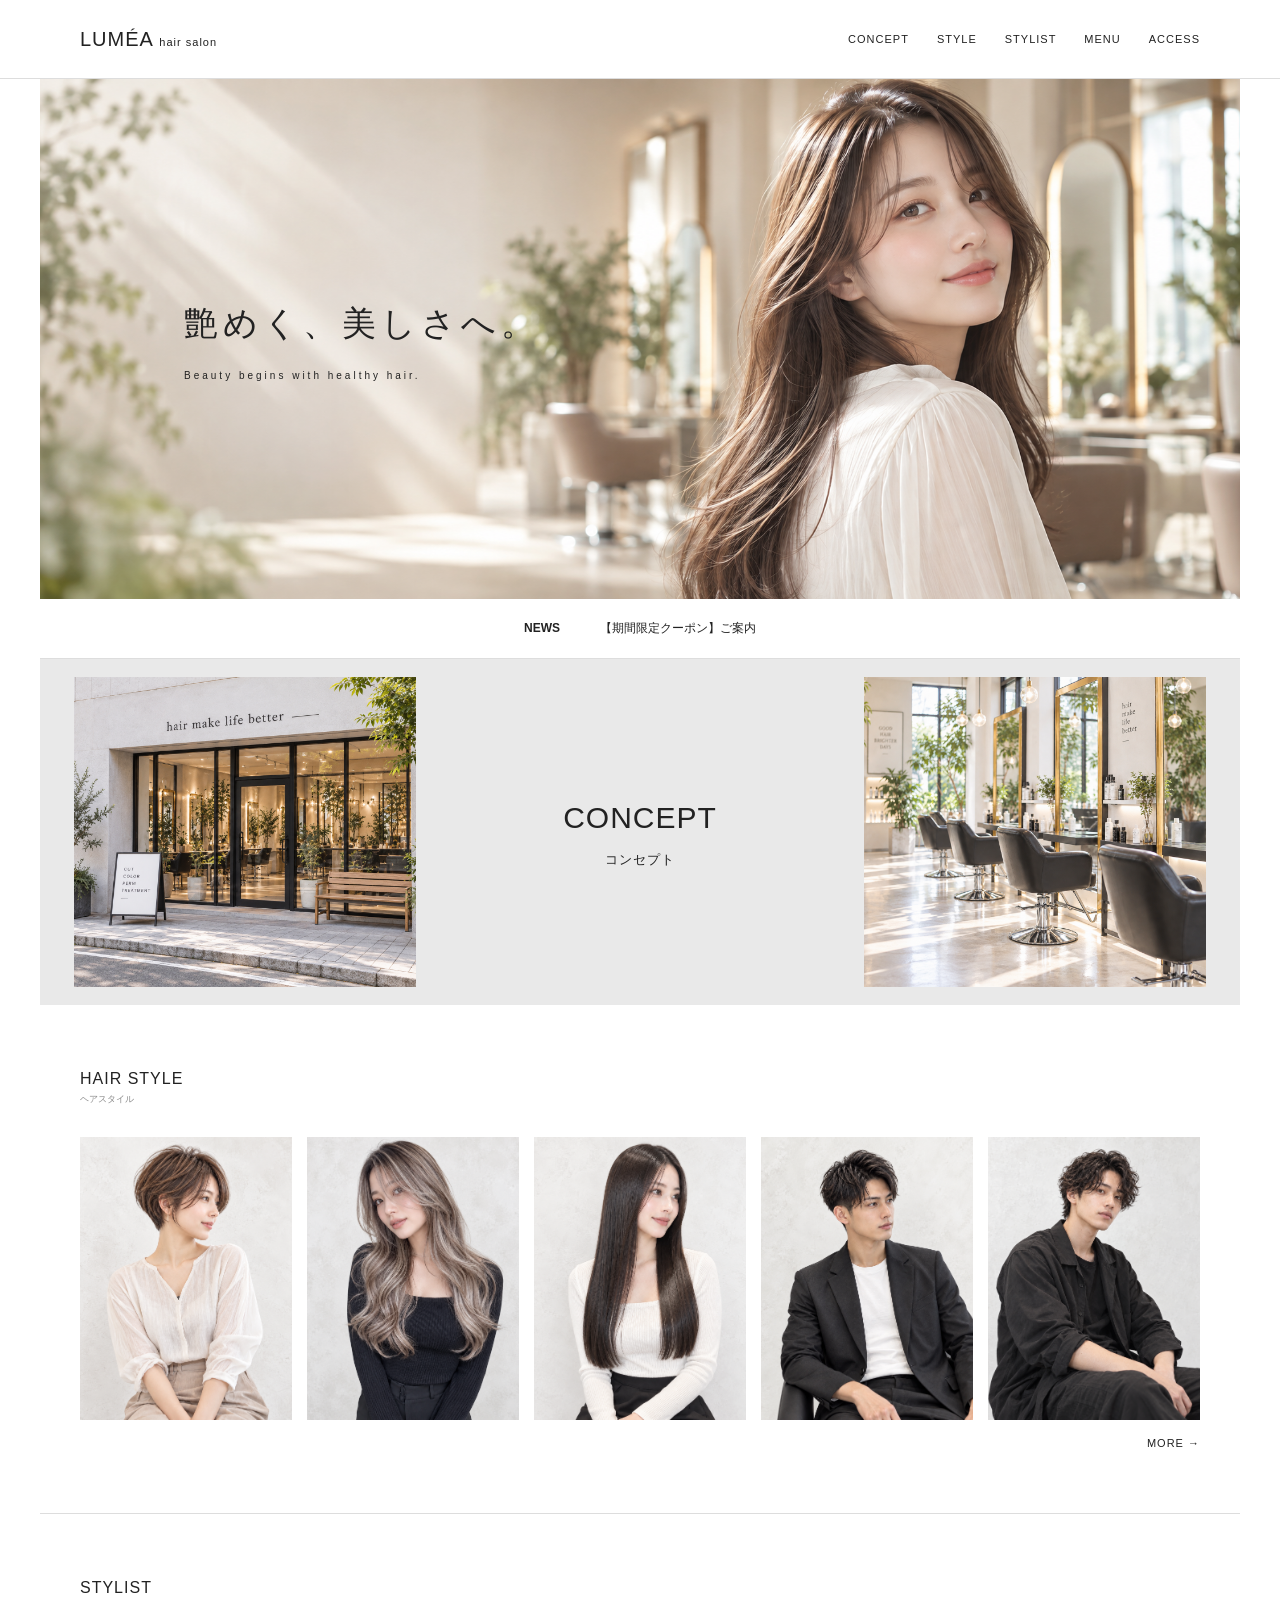
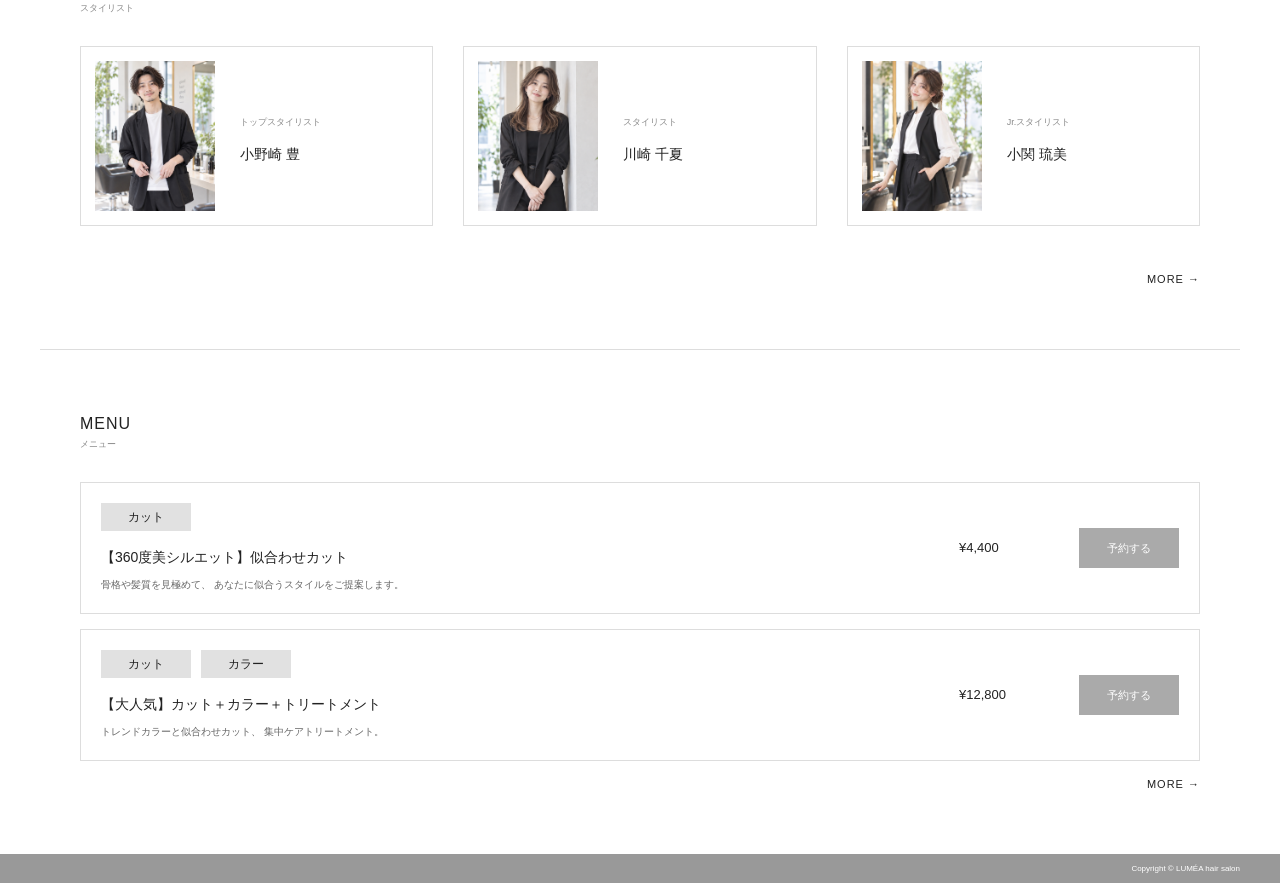
<file: index.html>
<!DOCTYPE html>
<html lang="ja">
<head>
  <meta charset="UTF-8">
  <meta name="viewport" content="width=device-width, initial-scale=1.0">

  <title>LUMÉA hair salon</title>

  <link rel="stylesheet" href="css/style.css">
</head>

<body>

  <header class="header">

    <div class="header-inner">
  
      <a href="index.html" class="logo">
        LUMÉA <span>hair salon</span>
      </a>
  
      <!-- PC NAV -->
      <nav class="nav">
        <a href="concept.html">CONCEPT</a>
        <a href="style.html">STYLE</a>
        <a href="stylist.html">STYLIST</a>
        <a href="menu.html">MENU</a>
        <a href="access.html">ACCESS</a>
      </nav>
  
      <!-- SP HAMBURGER -->
      <button
        class="hamburger"
        id="hamburger"
        aria-label="メニューを開く"
        aria-expanded="false"
        aria-controls="spNav"
      >
        <span></span>
        <span></span>
        <span></span>
      </button>
  
    </div>
  
    <!-- SP NAV -->
    <nav class="sp-nav" id="spNav">
  
      <a href="concept.html">
        <span>CONCEPT</span>
        <small>コンセプト</small>
      </a>
  
      <a href="style.html">
        <span>STYLE</span>
        <small>ヘアスタイル</small>
      </a>
  
      <a href="stylist.html">
        <span>STYLIST</span>
        <small>スタイリスト</small>
      </a>
  
      <a href="menu.html">
        <span>MENU</span>
        <small>メニュー</small>
      </a>
  
      <a href="access.html">
        <span>ACCESS</span>
        <small>アクセス</small>
      </a>
  
    </nav>
  
  </header>

<main>

<!-- メインビジュアル -->
<section class="hero">

  <picture>
    <!-- スマホ -->
    <source
      media="(max-width: 768px)"
      srcset="images/main-sp.png"
    >

    <!-- PC -->
    <img
      src="images/main.png"
      alt="LUMÉA hair salon"
    >
  </picture>

  <div class="hero-text">
    <h1>艶めく、美しさへ。</h1>
    <p>Beauty begins with healthy hair.</p>
  </div>

</section>


  <!-- NEWS -->
  <section class="news">
    <span>NEWS</span>
    <p>【期間限定クーポン】ご案内</p>
  </section>


  <!-- CONCEPT -->
  <section class="concept-feature fade-up">

    <a href="concept.html" class="concept-feature-link">
  
      <!-- PCだけ表示 -->
      <div class="concept-feature-image concept-image-left">
        <img src="images/concept01.png" alt="サロン外観">
      </div>
  
      <!-- CONCEPT -->
      <div class="concept-feature-center">
        <h2>CONCEPT</h2>
        <p>コンセプト</p>
      </div>
  
      <!-- PC・スマホ両方表示 -->
      <div class="concept-feature-image concept-image-right">
        <img src="images/concept02.png" alt="サロン店内">
      </div>
  
    </a>
  
  </section>

<!-- HAIR STYLE -->
<section class="section">

    <div class="section-heading">
      <div class="section-title">
        <h2>HAIR STYLE</h2>
        <p>ヘアスタイル</p>
      </div>
    </div>
  
    <div class="style-grid">
  
      <article>
        <img src="images/style01.png" alt="">
      </article>
  
      <article>
        <img src="images/style02.png" alt="">
      </article>
  
      <article>
        <img src="images/style03.png" alt="">
      </article>
  
      <article>
        <img src="images/style04.png" alt="">
      </article>
  
      <article>
        <img src="images/style05.png" alt="">
      </article>
  
    </div>
  
    <div class="section-more-wrap">
      <a href="style.html" class="more">
        MORE →
      </a>
    </div>
  
  </section>

 <!-- STYLIST -->
<section class="section">

    <div class="section-heading">
  
      <div class="section-title">
        <h2>STYLIST</h2>
        <p>スタイリスト</p>
      </div>
  
    </div>
  
  
    <div class="staff-grid">
  
      <a href="stylist-onozaki.html" class="staff-card staff-fade">
  
        <img src="images/staff01.jpeg" alt="">
  
        <div>
          <span>トップスタイリスト</span>
          <h3>小野崎 豊</h3>
        </div>
  
      </a>
  
  
      <a href="stylist-kawasaki.html" class="staff-card staff-fade">
  
        <img src="images/staff02.png" alt="">
  
        <div>
          <span>スタイリスト</span>
          <h3>川崎 千夏</h3>
        </div>
  
      </a>
  
  
      <a href="stylist-ozeki.html" class="staff-card staff-fade">
  
        <img src="images/staff03.png" alt="">
  
        <div>
          <span>Jr.スタイリスト</span>
          <h3>小関 琉美</h3>
        </div>
  
      </div>
  
    </a>
  
  
    <div class="section-more-wrap">
      <a href="stylist.html" class="more">
        MORE →
      </a>
    </div>
  
  </section>

  <!-- MENU -->
<section class="section">

    <div class="section-heading">
  
      <div class="section-title">
        <h2>MENU</h2>
        <p>メニュー</p>
      </div>
  
    </div>
  
  
    <div class="menu-list">
  
      <div class="menu-item">
  
        <div class="menu-content">
  
          <div class="menu-tags">
            <span>カット</span>
          </div>
  
          <h3>
            【360度美シルエット】似合わせカット
          </h3>
  
          <p>
            骨格や髪質を見極めて、
            あなたに似合うスタイルをご提案します。
          </p>
  
        </div>
  
        <div class="menu-price">
          ¥4,400
        </div>
  
        <a href="#" class="reserve-btn">
          予約する
        </a>
  
      </div>
  
  
      <div class="menu-item">
  
        <div class="menu-content">
  
          <div class="menu-tags">
            <span>カット</span>
            <span>カラー</span>
          </div>
  
          <h3>
            【大人気】カット＋カラー＋トリートメント
          </h3>
  
          <p>
            トレンドカラーと似合わせカット、
            集中ケアトリートメント。
          </p>
  
        </div>
  
        <div class="menu-price">
          ¥12,800
        </div>
  
        <a href="#" class="reserve-btn">
          予約する
        </a>
  
      </div>
  
    </div>
  
  
    <div class="section-more-wrap">
      <a href="menu.html" class="more">
        MORE →
      </a>
    </div>
  
  </section>

</main>


<footer class="footer">
  <p>Copyright © LUMÉA hair salon</p>
</footer>


<script src="js/script.js"></script>

</body>
</html>
</file>
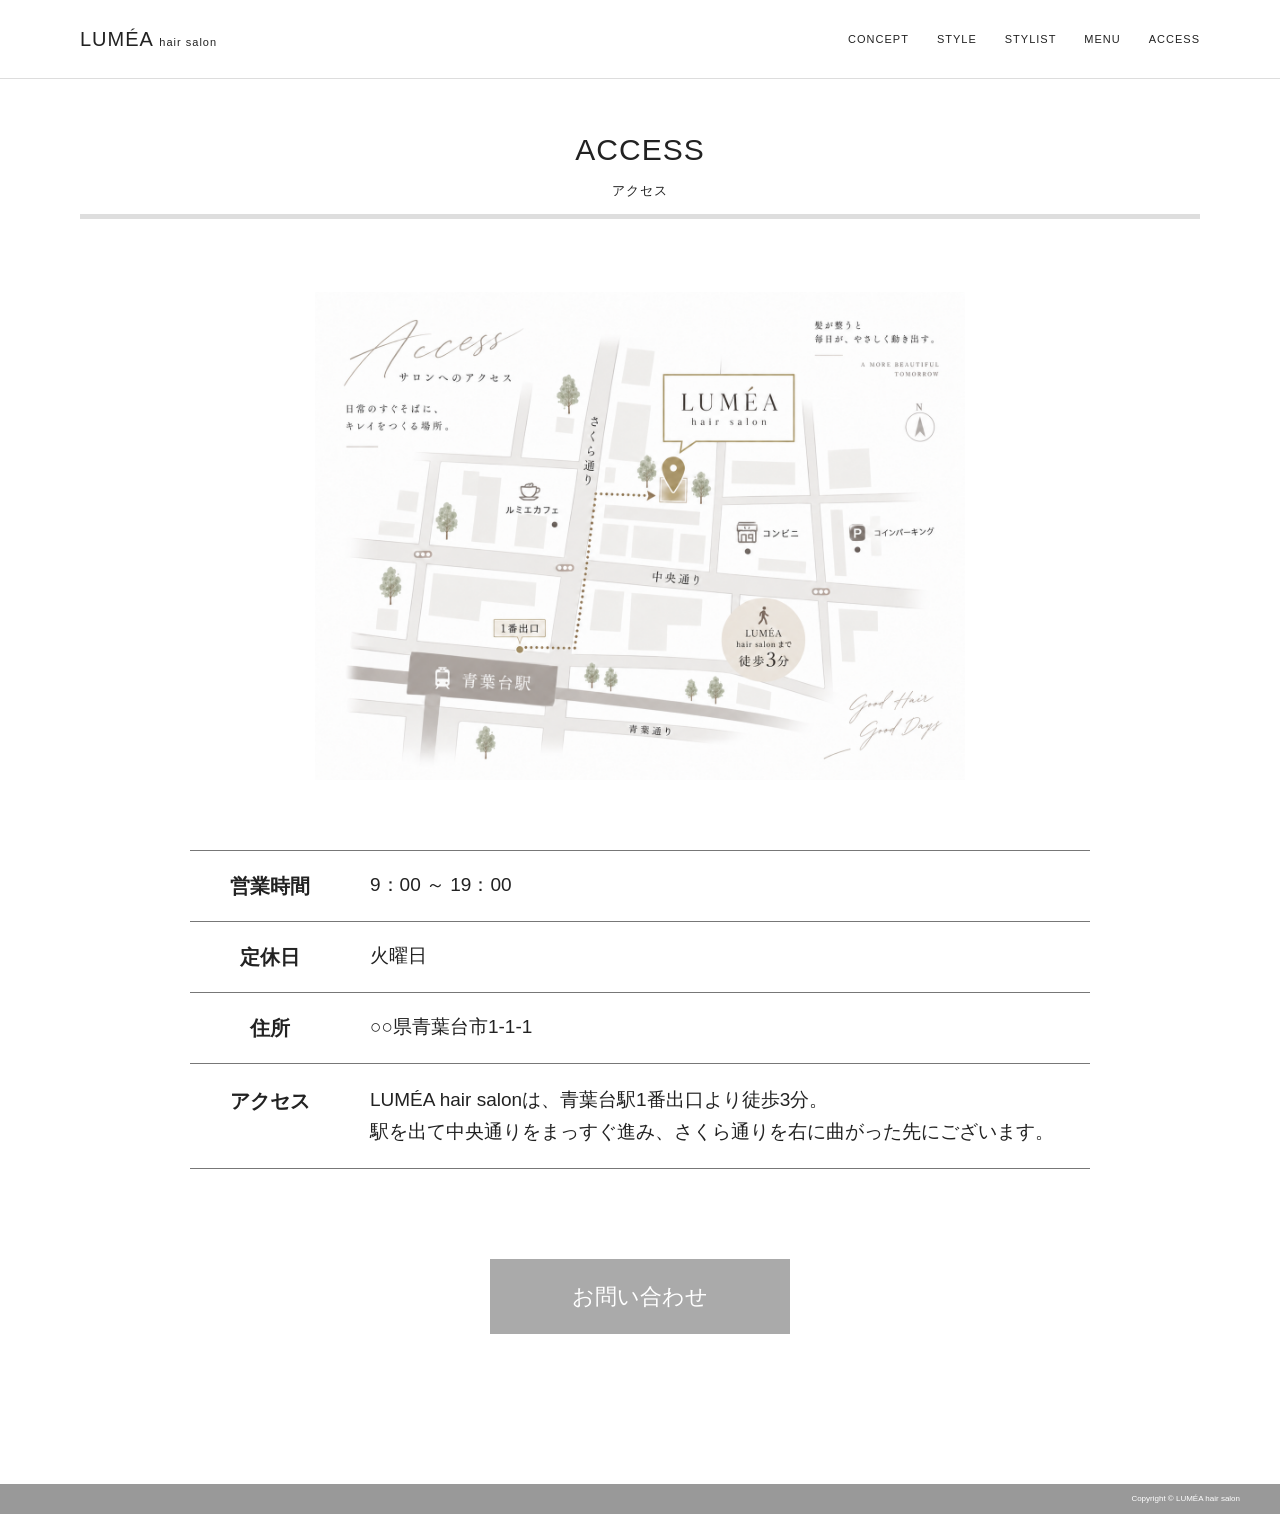
<file: access.html>
<!DOCTYPE html>
<html lang="ja">

<head>
  <meta charset="UTF-8">
  <meta name="viewport" content="width=device-width, initial-scale=1.0">

  <title>ACCESS | LUMÉA hair salon</title>

  <link rel="stylesheet" href="css/style.css">
</head>

<body>

    <header class="header">

        <div class="header-inner">
      
          <a href="index.html" class="logo">
            LUMÉA <span>hair salon</span>
          </a>
      
          <!-- PC NAV -->
          <nav class="nav">
            <a href="concept.html">CONCEPT</a>
            <a href="style.html">STYLE</a>
            <a href="stylist.html">STYLIST</a>
            <a href="menu.html">MENU</a>
            <a href="access.html">ACCESS</a>
          </nav>
      
          <!-- SP HAMBURGER -->
          <button
            class="hamburger"
            id="hamburger"
            aria-label="メニューを開く"
            aria-expanded="false"
            aria-controls="spNav"
          >
            <span></span>
            <span></span>
            <span></span>
          </button>
      
        </div>
      
        <!-- SP NAV -->
        <nav class="sp-nav" id="spNav">
      
          <a href="concept.html">
            <span>CONCEPT</span>
            <small>コンセプト</small>
          </a>
      
          <a href="style.html">
            <span>STYLE</span>
            <small>ヘアスタイル</small>
          </a>
      
          <a href="stylist.html">
            <span>STYLIST</span>
            <small>スタイリスト</small>
          </a>
      
          <a href="menu.html">
            <span>MENU</span>
            <small>メニュー</small>
          </a>
      
          <a href="access.html">
            <span>ACCESS</span>
            <small>アクセス</small>
          </a>
      
        </nav>
      
      </header>


<main class="access-main">

  <!-- PAGE TITLE -->
  <section class="access-page-title">

    <h1>ACCESS</h1>
    <p>アクセス</p>

  </section>


  <!-- MAP -->
  <section class="access-map">

    <img
      src="images/access-map.png"
      alt="LUMÉA hair salon アクセスマップ"
    >

  </section>


  <!-- INFORMATION -->
  <section class="access-info">

    <div class="access-row">

      <div class="access-label">
        営業時間
      </div>

      <div class="access-value">
        9：00 ～ 19：00
      </div>

    </div>


    <div class="access-row">

      <div class="access-label">
        定休日
      </div>

      <div class="access-value">
        火曜日
      </div>

    </div>


    <div class="access-row">

      <div class="access-label">
        住所
      </div>

      <div class="access-value">
        ○○県青葉台市1-1-1
      </div>

    </div>


    <div class="access-row access-row-text">

      <div class="access-label">
        アクセス
      </div>

      <div class="access-value">
        LUMÉA hair salonは、青葉台駅1番出口より徒歩3分。<br>
        駅を出て中央通りをまっすぐ進み、さくら通りを右に曲がった先にございます。
      </div>

    </div>

  </section>


  <!-- CONTACT -->
  <div class="access-contact">

    <a href="#" class="contact-btn">
      お問い合わせ
    </a>

  </div>

</main>


<footer class="footer">
  <p>Copyright © LUMÉA hair salon</p>
</footer>


<script src="js/script.js"></script>

</body>
</html>
</file>
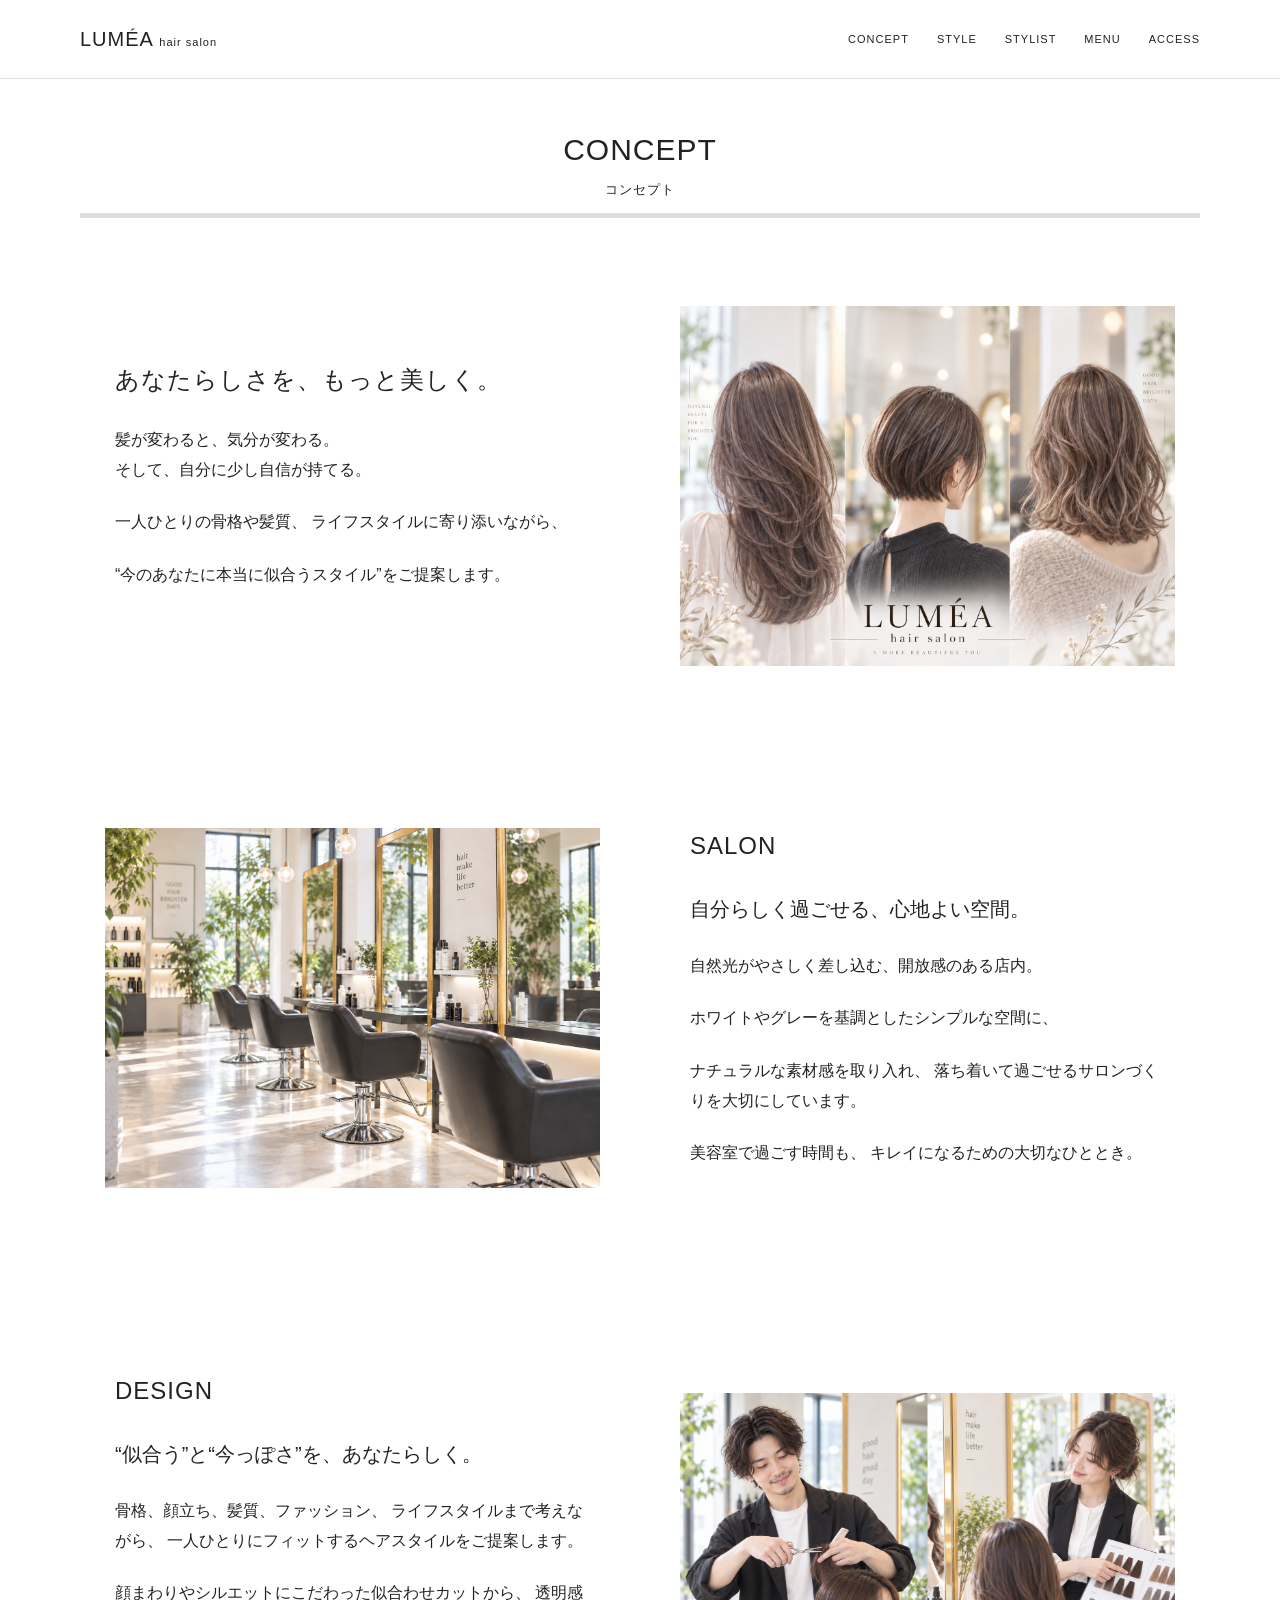
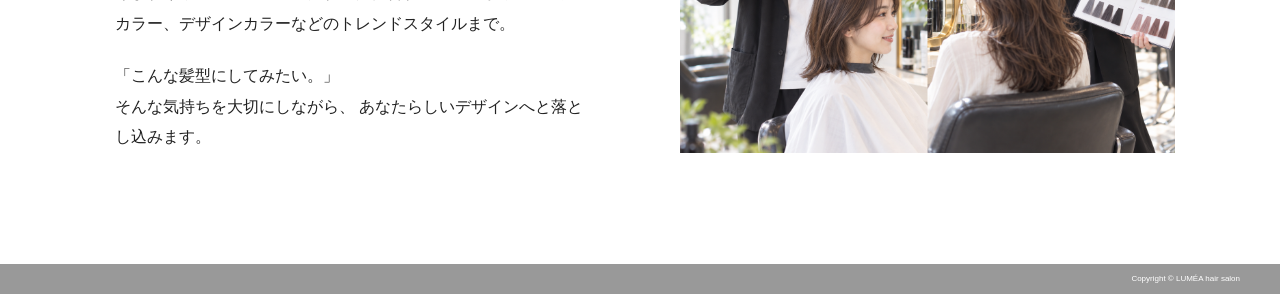
<file: concept.html>
<!DOCTYPE html>
<html lang="ja">

<head>
  <meta charset="UTF-8">
  <meta name="viewport" content="width=device-width, initial-scale=1.0">

  <title>CONCEPT | LUMÉA hair salon</title>

  <link rel="stylesheet" href="css/style.css">
</head>

<body>

  <header class="header">

    <div class="header-inner">
  
      <a href="index.html" class="logo">
        LUMÉA <span>hair salon</span>
      </a>
  
      <!-- PC NAV -->
      <nav class="nav">
        <a href="concept.html">CONCEPT</a>
        <a href="style.html">STYLE</a>
        <a href="stylist.html">STYLIST</a>
        <a href="menu.html">MENU</a>
        <a href="access.html">ACCESS</a>
      </nav>
  
      <!-- SP HAMBURGER -->
      <button
        class="hamburger"
        id="hamburger"
        aria-label="メニューを開く"
        aria-expanded="false"
        aria-controls="spNav"
      >
        <span></span>
        <span></span>
        <span></span>
      </button>
  
    </div>
  
    <!-- SP NAV -->
    <nav class="sp-nav" id="spNav">
  
      <a href="concept.html">
        <span>CONCEPT</span>
        <small>コンセプト</small>
      </a>
  
      <a href="style.html">
        <span>STYLE</span>
        <small>ヘアスタイル</small>
      </a>
  
      <a href="stylist.html">
        <span>STYLIST</span>
        <small>スタイリスト</small>
      </a>
  
      <a href="menu.html">
        <span>MENU</span>
        <small>メニュー</small>
      </a>
  
      <a href="access.html">
        <span>ACCESS</span>
        <small>アクセス</small>
      </a>
  
    </nav>
  
  </header>


<main class="concept-main">


  <!-- PAGE TITLE -->
  <section class="concept-page-title">

    <h1>CONCEPT</h1>
    <p>コンセプト</p>

  </section>


  <!-- INTRO -->
  <section class="concept-block concept-block-text-left">

    <div class="concept-block-text">

      <h2>
        あなたらしさを、もっと美しく。
      </h2>

      <p>
        髪が変わると、気分が変わる。<br>
        そして、自分に少し自信が持てる。
      </p>

      <p>
        一人ひとりの骨格や髪質、
        ライフスタイルに寄り添いながら、
      </p>

      <p>
        “今のあなたに本当に似合うスタイル”をご提案します。
      </p>

    </div>


    <div class="concept-block-image">
      <img
        src="images/concept1.png"
        alt="LUMÉA ヘアスタイル"
      >
    </div>

  </section>


  <!-- SALON -->
  <section class="concept-block concept-block-image-left">

    <div class="concept-block-image">
      <img
        src="images/concept02.png"
        alt="LUMÉA サロン店内"
      >
    </div>


    <div class="concept-block-text">

      <h2>SALON</h2>

      <h3>
        自分らしく過ごせる、心地よい空間。
      </h3>

      <p>
        自然光がやさしく差し込む、開放感のある店内。
      </p>

      <p>
        ホワイトやグレーを基調としたシンプルな空間に、
      </p>

      <p>
        ナチュラルな素材感を取り入れ、
        落ち着いて過ごせるサロンづくりを大切にしています。
      </p>

      <p>
        美容室で過ごす時間も、
        キレイになるための大切なひととき。
      </p>

    </div>

  </section>


  <!-- DESIGN -->
  <section class="concept-block concept-block-text-left">

    <div class="concept-block-text">

      <h2>DESIGN</h2>

      <h3>
        “似合う”と“今っぽさ”を、あなたらしく。
      </h3>

      <p>
        骨格、顔立ち、髪質、ファッション、
        ライフスタイルまで考えながら、
        一人ひとりにフィットするヘアスタイルをご提案します。
      </p>

      <p>
        顔まわりやシルエットにこだわった似合わせカットから、
        透明感カラー、デザインカラーなどのトレンドスタイルまで。
      </p>

      <p>
        「こんな髪型にしてみたい。」<br>
        そんな気持ちを大切にしながら、
        あなたらしいデザインへと落とし込みます。
      </p>

    </div>


    <div class="concept-block-image">
      <img
        src="images/concept3.png"
        alt="LUMÉA スタイリスト"
      >
    </div>

  </section>

</main>


<footer class="footer">
  <p>Copyright © LUMÉA hair salon</p>
</footer>


<script src="js/script.js"></script>

</body>
</html>
</file>
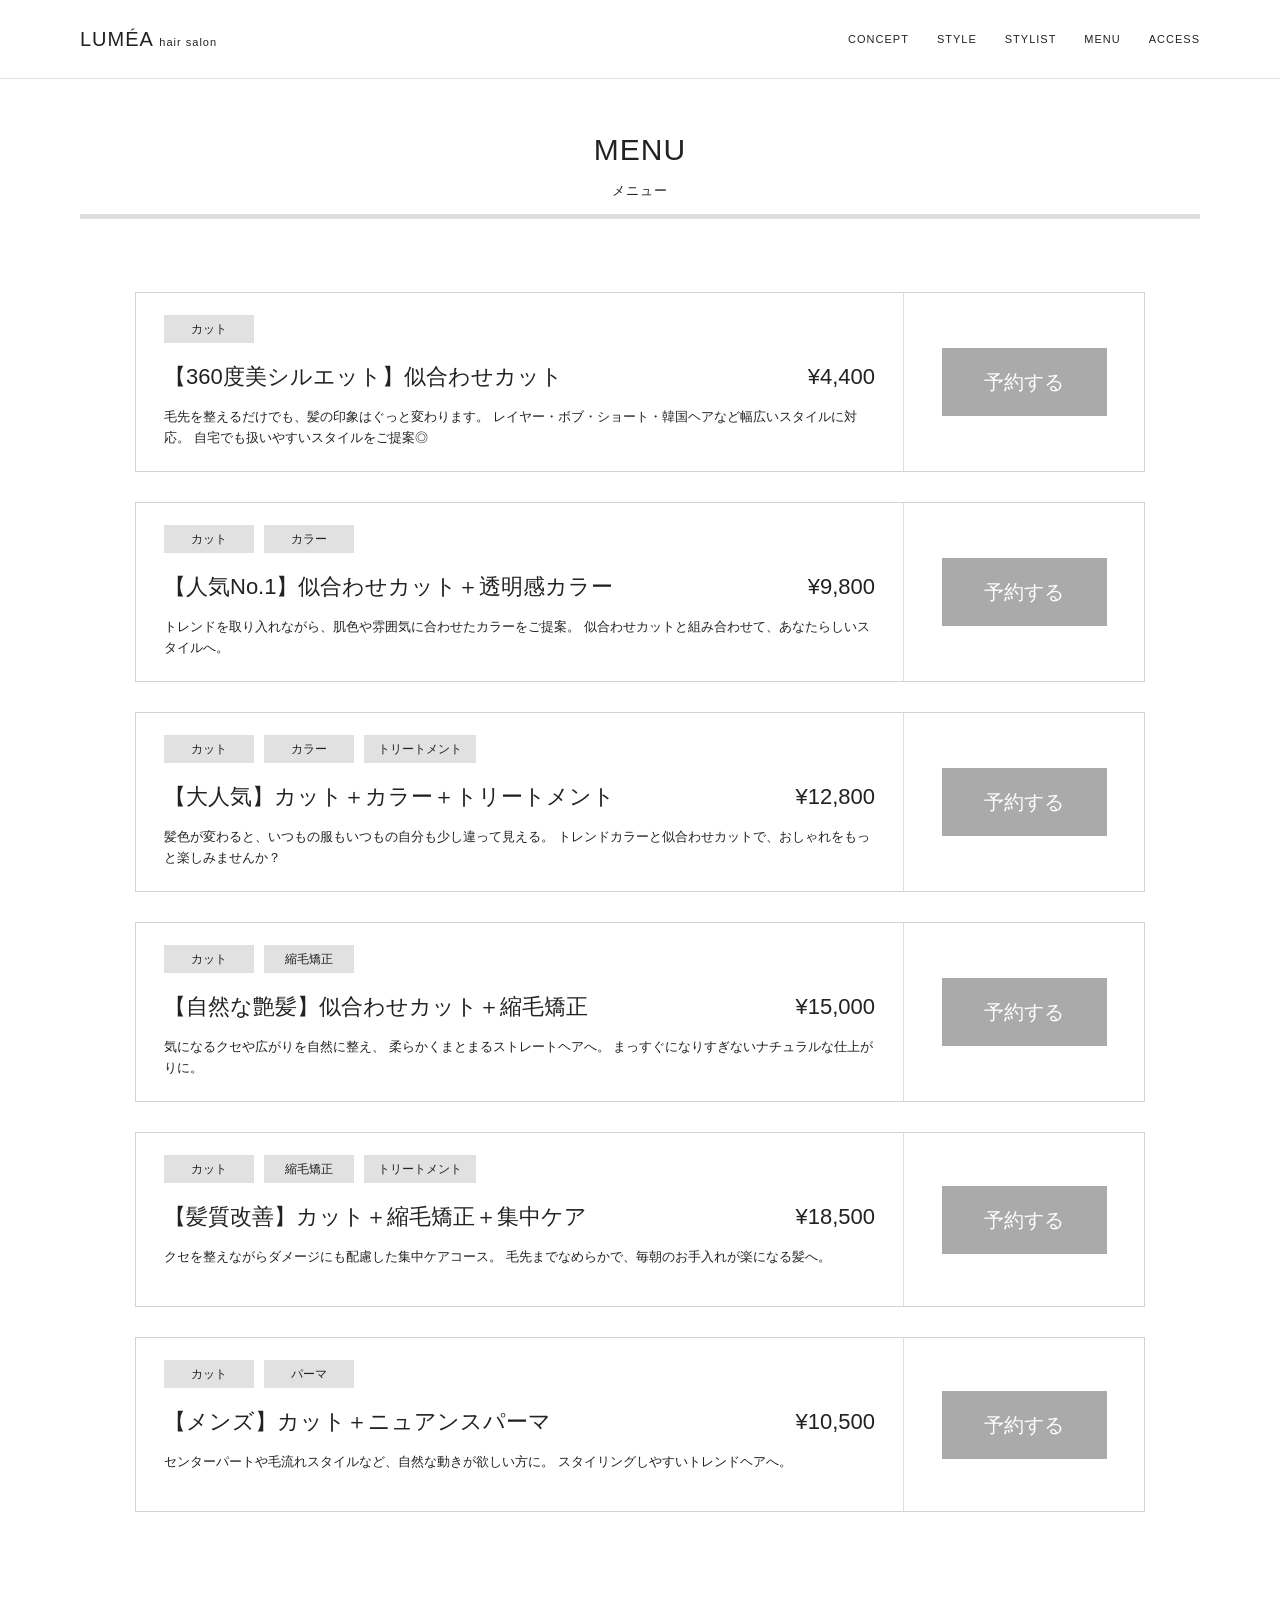
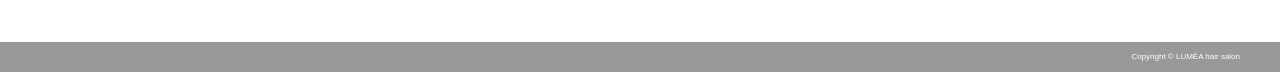
<file: menu.html>
<!DOCTYPE html>
<html lang="ja">

<head>
  <meta charset="UTF-8">
  <meta name="viewport" content="width=device-width, initial-scale=1.0">

  <title>MENU | LUMÉA hair salon</title>

  <link rel="stylesheet" href="css/style.css">
</head>

<body>

  <header class="header">

    <div class="header-inner">
  
      <a href="index.html" class="logo">
        LUMÉA <span>hair salon</span>
      </a>
  
      <!-- PC NAV -->
      <nav class="nav">
        <a href="concept.html">CONCEPT</a>
        <a href="style.html">STYLE</a>
        <a href="stylist.html">STYLIST</a>
        <a href="menu.html">MENU</a>
        <a href="access.html">ACCESS</a>
      </nav>
  
      <!-- SP HAMBURGER -->
      <button
        class="hamburger"
        id="hamburger"
        aria-label="メニューを開く"
        aria-expanded="false"
        aria-controls="spNav"
      >
        <span></span>
        <span></span>
        <span></span>
      </button>
  
    </div>
  
    <!-- SP NAV -->
    <nav class="sp-nav" id="spNav">
  
      <a href="concept.html">
        <span>CONCEPT</span>
        <small>コンセプト</small>
      </a>
  
      <a href="style.html">
        <span>STYLE</span>
        <small>ヘアスタイル</small>
      </a>
  
      <a href="stylist.html">
        <span>STYLIST</span>
        <small>スタイリスト</small>
      </a>
  
      <a href="menu.html">
        <span>MENU</span>
        <small>メニュー</small>
      </a>
  
      <a href="access.html">
        <span>ACCESS</span>
        <small>アクセス</small>
      </a>
  
    </nav>
  
  </header>


<main class="menu-page-main">

  <!-- PAGE TITLE -->
  <section class="menu-page-title">

    <h1>MENU</h1>
    <p>メニュー</p>

  </section>


  <!-- MENU LIST -->
  <section class="menu-page-list">


    <!-- 1 -->
    <div class="menu-page-item">

      <div class="menu-page-body">

        <div class="menu-tags">
          <span>カット</span>
        </div>

        <div class="menu-title-price">

          <h2>
            【360度美シルエット】似合わせカット
          </h2>

          <div class="menu-page-price">
            ¥4,400
          </div>

        </div>

        <p>
          毛先を整えるだけでも、髪の印象はぐっと変わります。
          レイヤー・ボブ・ショート・韓国ヘアなど幅広いスタイルに対応。
          自宅でも扱いやすいスタイルをご提案◎
        </p>

      </div>


      <div class="menu-page-reserve">

        <a href="#" class="menu-reserve-btn">
          予約する
        </a>

      </div>

    </div>


    <!-- 2 -->
    <div class="menu-page-item">

      <div class="menu-page-body">

        <div class="menu-tags">
          <span>カット</span>
          <span>カラー</span>
        </div>

        <div class="menu-title-price">

          <h2>
            【人気No.1】似合わせカット＋透明感カラー
          </h2>

          <div class="menu-page-price">
            ¥9,800
          </div>

        </div>

        <p>
          トレンドを取り入れながら、肌色や雰囲気に合わせたカラーをご提案。
          似合わせカットと組み合わせて、あなたらしいスタイルへ。
        </p>

      </div>


      <div class="menu-page-reserve">

        <a href="#" class="menu-reserve-btn">
          予約する
        </a>

      </div>

    </div>


    <!-- 3 -->
    <div class="menu-page-item">

      <div class="menu-page-body">

        <div class="menu-tags">
          <span>カット</span>
          <span>カラー</span>
          <span>トリートメント</span>
        </div>

        <div class="menu-title-price">

          <h2>
            【大人気】カット＋カラー＋トリートメント
          </h2>

          <div class="menu-page-price">
            ¥12,800
          </div>

        </div>

        <p>
          髪色が変わると、いつもの服もいつもの自分も少し違って見える。
          トレンドカラーと似合わせカットで、おしゃれをもっと楽しみませんか？
        </p>

      </div>


      <div class="menu-page-reserve">

        <a href="#" class="menu-reserve-btn">
          予約する
        </a>

      </div>

    </div>


    <!-- 4 -->
    <div class="menu-page-item">

      <div class="menu-page-body">

        <div class="menu-tags">
          <span>カット</span>
          <span>縮毛矯正</span>
        </div>

        <div class="menu-title-price">

          <h2>
            【自然な艶髪】似合わせカット＋縮毛矯正
          </h2>

          <div class="menu-page-price">
            ¥15,000
          </div>

        </div>

        <p>
          気になるクセや広がりを自然に整え、
          柔らかくまとまるストレートヘアへ。
          まっすぐになりすぎないナチュラルな仕上がりに。
        </p>

      </div>


      <div class="menu-page-reserve">

        <a href="#" class="menu-reserve-btn">
          予約する
        </a>

      </div>

    </div>


    <!-- 5 -->
    <div class="menu-page-item">

      <div class="menu-page-body">

        <div class="menu-tags">
          <span>カット</span>
          <span>縮毛矯正</span>
          <span>トリートメント</span>
        </div>

        <div class="menu-title-price">

          <h2>
            【髪質改善】カット＋縮毛矯正＋集中ケア
          </h2>

          <div class="menu-page-price">
            ¥18,500
          </div>

        </div>

        <p>
          クセを整えながらダメージにも配慮した集中ケアコース。
          毛先までなめらかで、毎朝のお手入れが楽になる髪へ。
        </p>

      </div>


      <div class="menu-page-reserve">

        <a href="#" class="menu-reserve-btn">
          予約する
        </a>

      </div>

    </div>


    <!-- 6 -->
    <div class="menu-page-item">

      <div class="menu-page-body">

        <div class="menu-tags">
          <span>カット</span>
          <span>パーマ</span>
        </div>

        <div class="menu-title-price">

          <h2>
            【メンズ】カット＋ニュアンスパーマ
          </h2>

          <div class="menu-page-price">
            ¥10,500
          </div>

        </div>

        <p>
          センターパートや毛流れスタイルなど、自然な動きが欲しい方に。
          スタイリングしやすいトレンドヘアへ。
        </p>

      </div>


      <div class="menu-page-reserve">

        <a href="#" class="menu-reserve-btn">
          予約する
        </a>

      </div>

    </div>


  </section>

</main>


<footer class="footer">
  <p>Copyright © LUMÉA hair salon</p>
</footer>


<script src="js/script.js"></script>

</body>
</html>
</file>
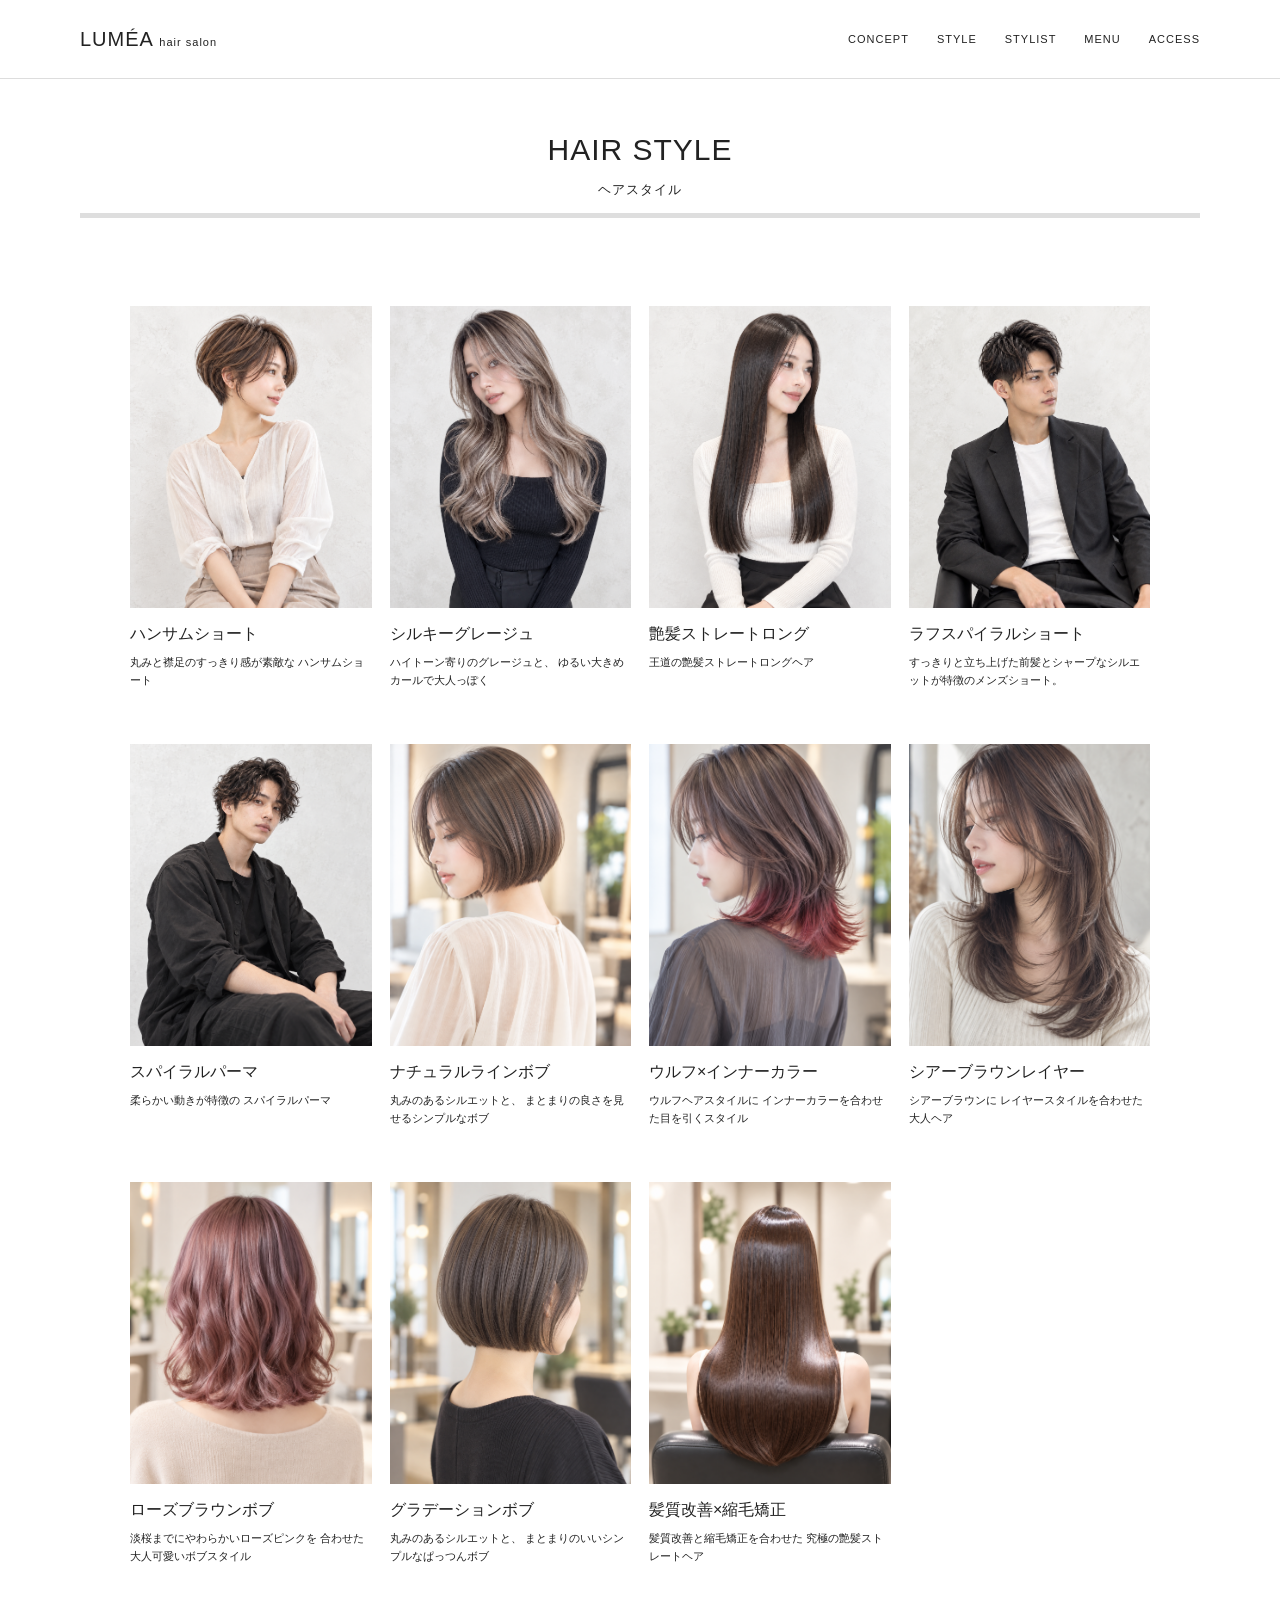
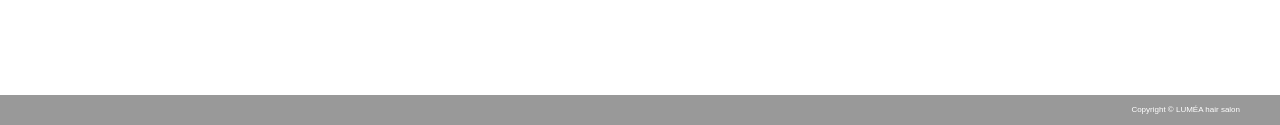
<file: style.html>
<!DOCTYPE html>
<html lang="ja">

<head>
  <meta charset="UTF-8">
  <meta name="viewport" content="width=device-width, initial-scale=1.0">

  <title>STYLIST | LUMÉA hair salon</title>

  <link rel="stylesheet" href="css/style.css">
</head>

<body>
<header class="header">

  <div class="header-inner">

    <a href="index.html" class="logo">
      LUMÉA <span>hair salon</span>
    </a>

    <!-- PC NAV -->
    <nav class="nav">
      <a href="concept.html">CONCEPT</a>
      <a href="style.html">STYLE</a>
      <a href="stylist.html">STYLIST</a>
      <a href="menu.html">MENU</a>
      <a href="access.html">ACCESS</a>
    </nav>

    <!-- SP HAMBURGER -->
    <button
      class="hamburger"
      id="hamburger"
      aria-label="メニューを開く"
      aria-expanded="false"
      aria-controls="spNav"
    >
      <span></span>
      <span></span>
      <span></span>
    </button>

  </div>

  <!-- SP NAV -->
  <nav class="sp-nav" id="spNav">

    <a href="concept.html">
      <span>CONCEPT</span>
      <small>コンセプト</small>
    </a>

    <a href="style.html">
      <span>STYLE</span>
      <small>ヘアスタイル</small>
    </a>

    <a href="stylist.html">
      <span>STYLIST</span>
      <small>スタイリスト</small>
    </a>

    <a href="menu.html">
      <span>MENU</span>
      <small>メニュー</small>
    </a>

    <a href="access.html">
      <span>ACCESS</span>
      <small>アクセス</small>
    </a>

  </nav>

</header>


<main class="style-main">

  <!-- PAGE TITLE -->
  <section class="style-page-title">

    <h1>HAIR STYLE</h1>
    <p>ヘアスタイル</p>

  </section>


  <!-- STYLE LIST -->
  <section class="hair-style-list">

    <article class="hair-style-card">
      <img src="images/style01.png" alt="ハンサムショート">

      <h2>ハンサムショート</h2>

      <p>
        丸みと襟足のすっきり感が素敵な
        ハンサムショート
      </p>
    </article>


    <article class="hair-style-card">
      <img src="images/style02.png" alt="シルキーグレージュ">

      <h2>シルキーグレージュ</h2>

      <p>
        ハイトーン寄りのグレージュと、
        ゆるい大きめカールで大人っぽく
      </p>
    </article>


    <article class="hair-style-card">
      <img src="images/style03.png" alt="艶髪ストレートロング">

      <h2>艶髪ストレートロング</h2>

      <p>
        王道の艶髪ストレートロングヘア
      </p>
    </article>


    <article class="hair-style-card">
      <img src="images/style04.png" alt="ラフスパイラルショート">

      <h2>ラフスパイラルショート</h2>

      <p>
        すっきりと立ち上げた前髪とシャープなシルエットが特徴のメンズショート。
      </p>
    </article>


    <article class="hair-style-card">
      <img src="images/style05.png" alt="スパイラルパーマ">

      <h2>スパイラルパーマ</h2>

      <p>
        柔らかい動きが特徴の
        スパイラルパーマ
      </p>
    </article>


    <article class="hair-style-card">
      <img src="images/style06.png" alt="ナチュラルラインボブ">

      <h2>ナチュラルラインボブ</h2>

      <p>
        丸みのあるシルエットと、
        まとまりの良さを見せるシンプルなボブ
      </p>
    </article>


    <article class="hair-style-card">
      <img src="images/style07.png" alt="ウルフ×インナーカラー">

      <h2>ウルフ×インナーカラー</h2>

      <p>
        ウルフヘアスタイルに
        インナーカラーを合わせた目を引くスタイル
      </p>
    </article>


    <article class="hair-style-card">
      <img src="images/style08.png" alt="シアーブラウンレイヤー">

      <h2>シアーブラウンレイヤー</h2>

      <p>
        シアーブラウンに
        レイヤースタイルを合わせた大人ヘア
      </p>
    </article>


    <article class="hair-style-card">
      <img src="images/style09.png" alt="ローズブラウンボブ">

      <h2>ローズブラウンボブ</h2>

      <p>
        淡桜までにやわらかいローズピンクを
        合わせた大人可愛いボブスタイル
      </p>
    </article>


    <article class="hair-style-card">
      <img src="images/style10.png" alt="グラデーションボブ">

      <h2>グラデーションボブ</h2>

      <p>
        丸みのあるシルエットと、
        まとまりのいいシンプルなぱっつんボブ
      </p>
    </article>


    <article class="hair-style-card">
      <img src="images/style11.png" alt="髪質改善×縮毛矯正">

      <h2>髪質改善×縮毛矯正</h2>

      <p>
        髪質改善と縮毛矯正を合わせた
        究極の艶髪ストレートヘア
      </p>
    </article>


    <article class="hair-style-card">
      <img src="images/style12.png" alt="ツイストスパイラル">

      <h2>ツイストスパイラル</h2>

      <p>
        サイドと襟足はすっきりした
        ツイストスパイラル
      </p>
    </article>

  </section>

</main>


<footer class="footer">
  <p>Copyright © LUMÉA hair salon</p>
</footer>

<script src="js/script.js"></script>

</body>
</html>
</file>
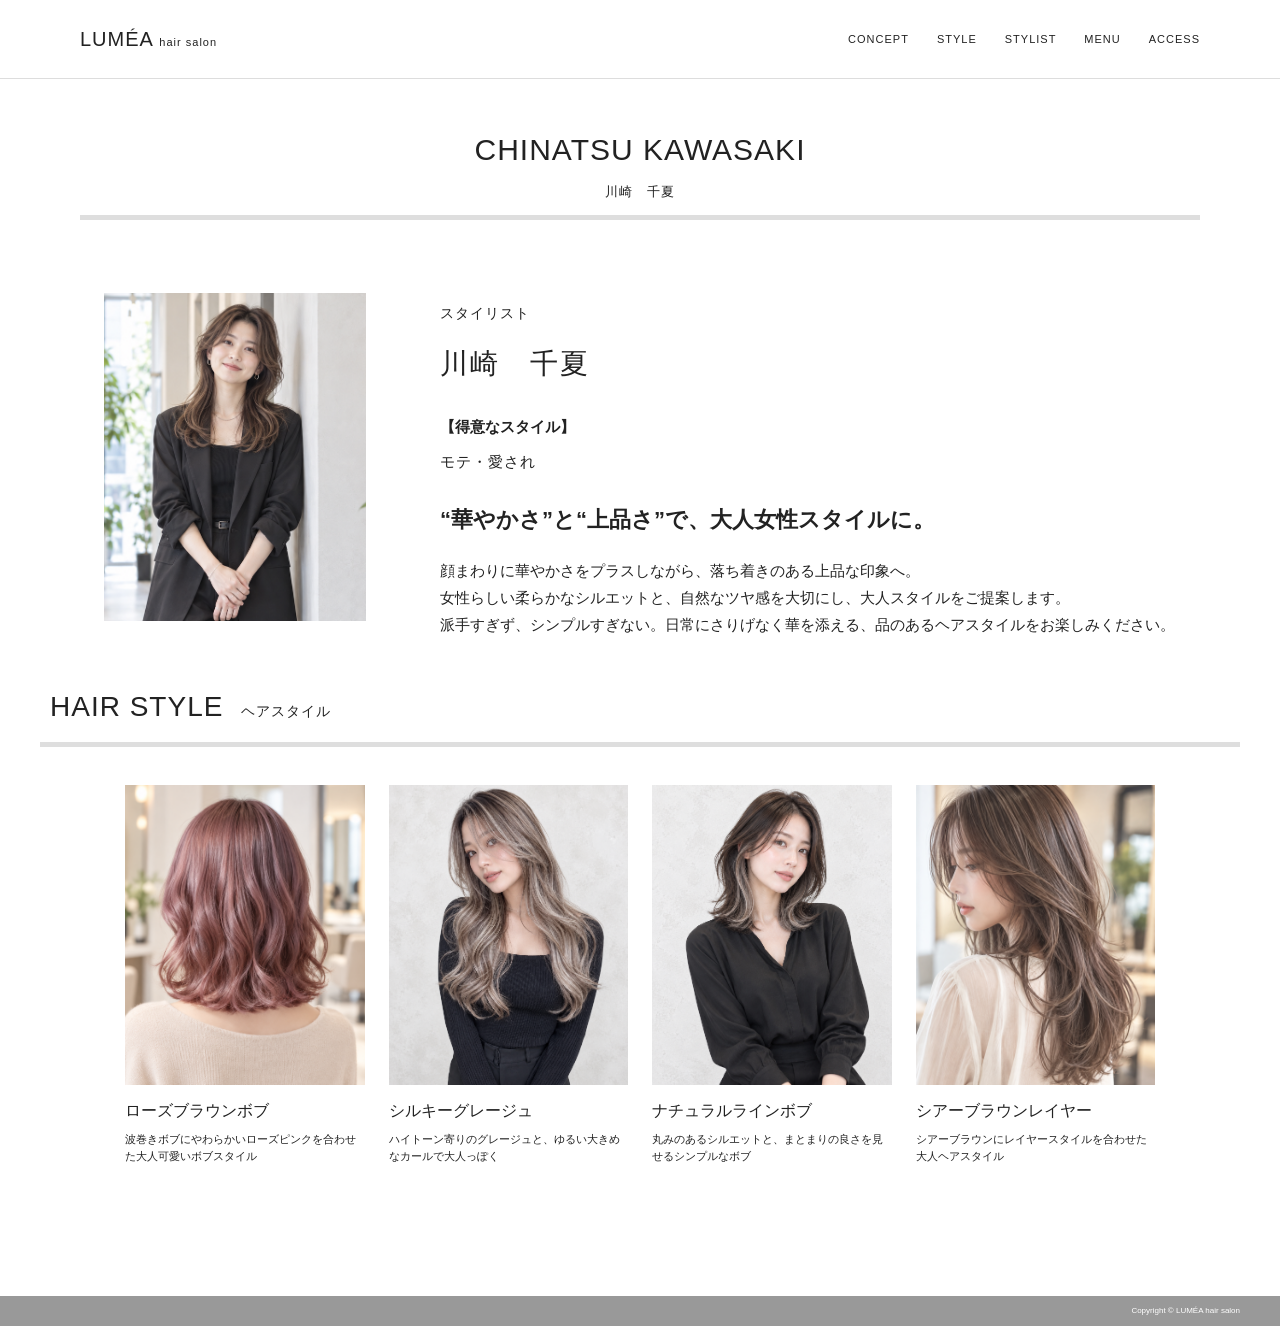
<file: stylist-kawasaki.html>
<!DOCTYPE html>
<html lang="ja">
<head>
  <meta charset="UTF-8">
  <meta name="viewport" content="width=device-width, initial-scale=1.0">
  <title>YUTAKA ONOZAKI | LUMÉA hair salon</title>
  <link rel="stylesheet" href="css/style.css">
</head>
<body>

  <header class="header">

    <div class="header-inner">
  
      <a href="index.html" class="logo">
        LUMÉA <span>hair salon</span>
      </a>
  
      <!-- PC NAV -->
      <nav class="nav">
        <a href="concept.html">CONCEPT</a>
        <a href="style.html">STYLE</a>
        <a href="stylist.html">STYLIST</a>
        <a href="menu.html">MENU</a>
        <a href="access.html">ACCESS</a>
      </nav>
  
      <!-- SP HAMBURGER -->
      <button
        class="hamburger"
        id="hamburger"
        aria-label="メニューを開く"
        aria-expanded="false"
        aria-controls="spNav"
      >
        <span></span>
        <span></span>
        <span></span>
      </button>
  
    </div>
  
    <!-- SP NAV -->
    <nav class="sp-nav" id="spNav">
  
      <a href="concept.html">
        <span>CONCEPT</span>
        <small>コンセプト</small>
      </a>
  
      <a href="style.html">
        <span>STYLE</span>
        <small>ヘアスタイル</small>
      </a>
  
      <a href="stylist.html">
        <span>STYLIST</span>
        <small>スタイリスト</small>
      </a>
  
      <a href="menu.html">
        <span>MENU</span>
        <small>メニュー</small>
      </a>
  
      <a href="access.html">
        <span>ACCESS</span>
        <small>アクセス</small>
      </a>
  
    </nav>
  
  </header>

<main class="stylist-detail-main">

  <!-- PAGE TITLE -->
  <section class="stylist-detail-title">
    <h1>CHINATSU KAWASAKI</h1>
    <p>川崎　千夏</p>
  </section>


  <!-- PROFILE -->
  <section class="stylist-profile">

    <!-- 左：5秒ごとに切り替わる写真 -->
    <div class="profile-visual">
      <div class="profile-slideshow">

        <img src="images/staff02-01.png" alt="小野崎 豊" class="profile-slide active">
        <img src="images/staff02-02.png" alt="小野崎 豊" class="profile-slide">
        <img src="images/staff02-03.png" alt="小野崎 豊" class="profile-slide">

      </div>
    </div>


    <!-- 右：テキスト -->
    <div class="profile-text">

      <span class="profile-role">スタイリスト</span>

      <h2>川崎　千夏</h2>

      <div class="profile-skill-block">
        <p class="profile-skill-label">【得意なスタイル】</p>
        <p class="profile-skill-main">モテ・愛され</p>
      </div>

      <h3>“華やかさ”と“上品さ”で、大人女性スタイルに。</h3>

      <p>
        顔まわりに華やかさをプラスしながら、落ち着きのある上品な印象へ。<br>

        女性らしい柔らかなシルエットと、自然なツヤ感を大切にし、大人スタイルをご提案します。<br>

        派手すぎず、シンプルすぎない。日常にさりげなく華を添える、品のあるヘアスタイルをお楽しみください。

      </p>

    </div>

  </section>


  <!-- HAIR STYLE -->
  <section class="stylist-style-section">

    <div class="stylist-style-heading">
      <h2>HAIR STYLE</h2>
      <p>ヘアスタイル</p>
    </div>

    <div class="detail-style-grid">

      <article class="detail-style-card">
        <img src="images/style09.png" alt="ローズブラウンボブ">
        <h3>ローズブラウンボブ</h3>
        <p>波巻きボブにやわらかいローズピンクを合わせた大人可愛いボブスタイル</p>
      </article>

      <article class="detail-style-card">
        <img src="images/style02.png" alt="シルキーグレージュ">
        <h3>シルキーグレージュ</h3>
        <p>ハイトーン寄りのグレージュと、ゆるい大きめなカールで大人っぽく</p>
      </article>

      <article class="detail-style-card">
        <img src="images/style13.png" alt="">
        <h3>ナチュラルラインボブ</h3>
        <p>丸みのあるシルエットと、まとまりの良さを見せるシンプルなボブ</p>
      </article>

      <article class="detail-style-card">
        <img src="images/style14.png" alt="シアーブラウンレイヤー">
        <h3>シアーブラウンレイヤー</h3>
        <p>シアーブラウンにレイヤースタイルを合わせた大人ヘアスタイル</p>
      </article>

    </div>

  </section>

</main>

<footer class="footer">
  <p>Copyright © LUMÉA hair salon</p>
</footer>

<script src="js/script.js"></script>
</body>
</html>
</file>
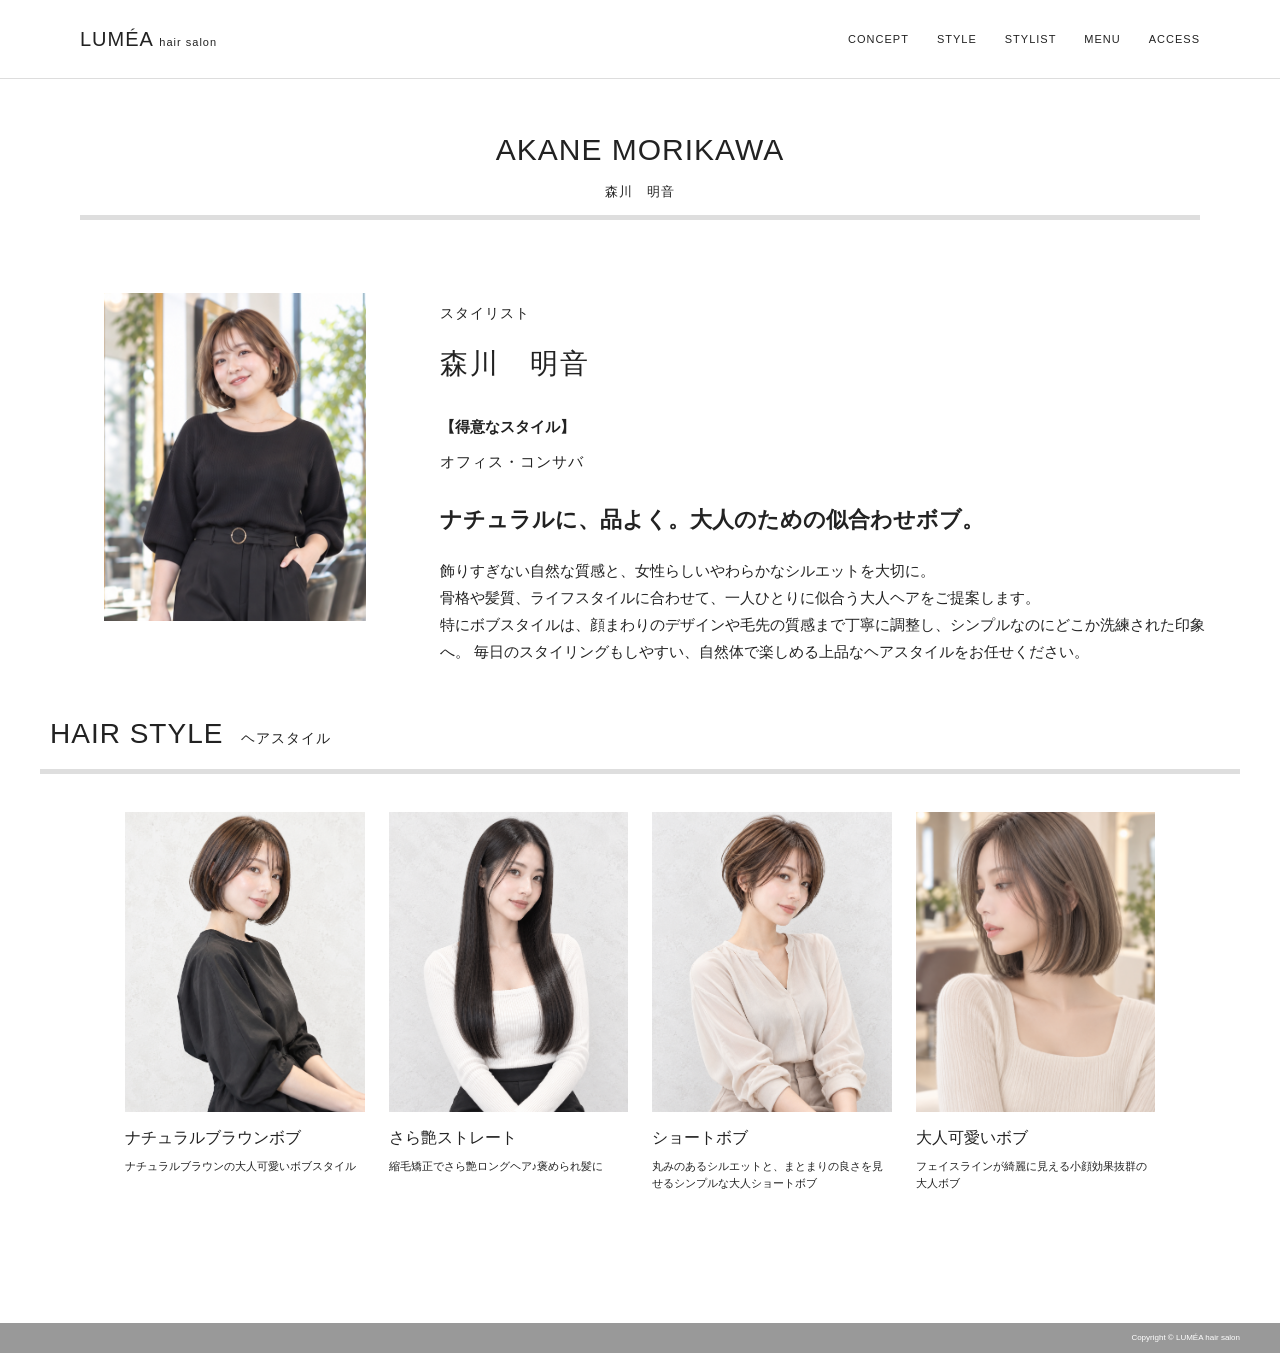
<file: stylist-morikawa.html>
<!DOCTYPE html>
<html lang="ja">
<head>
  <meta charset="UTF-8">
  <meta name="viewport" content="width=device-width, initial-scale=1.0">
  <title>AKANE MORIKAWA | LUMÉA hair salon</title>
  <link rel="stylesheet" href="css/style.css">
</head>
<body>

  <header class="header">

    <div class="header-inner">
  
      <a href="index.html" class="logo">
        LUMÉA <span>hair salon</span>
      </a>
  
      <!-- PC NAV -->
      <nav class="nav">
        <a href="concept.html">CONCEPT</a>
        <a href="style.html">STYLE</a>
        <a href="stylist.html">STYLIST</a>
        <a href="menu.html">MENU</a>
        <a href="access.html">ACCESS</a>
      </nav>
  
      <!-- SP HAMBURGER -->
      <button
        class="hamburger"
        id="hamburger"
        aria-label="メニューを開く"
        aria-expanded="false"
        aria-controls="spNav"
      >
        <span></span>
        <span></span>
        <span></span>
      </button>
  
    </div>
  
    <!-- SP NAV -->
    <nav class="sp-nav" id="spNav">
  
      <a href="concept.html">
        <span>CONCEPT</span>
        <small>コンセプト</small>
      </a>
  
      <a href="style.html">
        <span>STYLE</span>
        <small>ヘアスタイル</small>
      </a>
  
      <a href="stylist.html">
        <span>STYLIST</span>
        <small>スタイリスト</small>
      </a>
  
      <a href="menu.html">
        <span>MENU</span>
        <small>メニュー</small>
      </a>
  
      <a href="access.html">
        <span>ACCESS</span>
        <small>アクセス</small>
      </a>
  
    </nav>
  
  </header>

<main class="stylist-detail-main">

  <!-- PAGE TITLE -->
  <section class="stylist-detail-title">
    <h1>AKANE MORIKAWA</h1>
    <p>森川　明音</p>
  </section>


  <!-- PROFILE -->
  <section class="stylist-profile">

    <!-- 左：5秒ごとに切り替わる写真 -->
    <div class="profile-visual">
      <div class="profile-slideshow">

        <img src="images/staff03-01.png" alt="森川　明音" class="profile-slide active">
        <img src="images/staff03-02.png" alt="森川　明音" class="profile-slide">

      </div>
    </div>


    <!-- 右：テキスト -->
    <div class="profile-text">

      <span class="profile-role">スタイリスト</span>

      <h2>森川　明音</h2>

      <div class="profile-skill-block">
        <p class="profile-skill-label">【得意なスタイル】</p>
        <p class="profile-skill-main">オフィス・コンサバ</p>
      </div>

      <h3>ナチュラルに、品よく。大人のための似合わせボブ。</h3>

      <p>
        飾りすぎない自然な質感と、女性らしいやわらかなシルエットを大切に。<br>
        骨格や髪質、ライフスタイルに合わせて、一人ひとりに似合う大人ヘアをご提案します。<br>

        特にボブスタイルは、顔まわりのデザインや毛先の質感まで丁寧に調整し、シンプルなのにどこか洗練された印象へ。

        毎日のスタイリングもしやすい、自然体で楽しめる上品なヘアスタイルをお任せください。

      </p>

    </div>

  </section>


  <!-- HAIR STYLE -->
  <section class="stylist-style-section">

    <div class="stylist-style-heading">
      <h2>HAIR STYLE</h2>
      <p>ヘアスタイル</p>
    </div>

    <div class="detail-style-grid">

      <article class="detail-style-card">
        <img src="images/style15.png" alt="ローズブラウンボブ">
        <h3>ナチュラルブラウンボブ</h3>
        <p>ナチュラルブラウンの大人可愛いボブスタイル</p>
      </article>

      <article class="detail-style-card">
        <img src="images/style16.png" alt="シルキーグレージュ">
        <h3>さら艶ストレート</h3>
        <p>縮毛矯正でさら艶ロングヘア♪褒められ髪に</p>
      </article>

      <article class="detail-style-card">
        <img src="images/style17.png" alt="">
        <h3>ショートボブ</h3>
        <p>丸みのあるシルエットと、まとまりの良さを見せるシンプルな大人ショートボブ</p>
      </article>

      <article class="detail-style-card">
        <img src="images/style18.png" alt="シアーブラウンレイヤー">
        <h3>大人可愛いボブ</h3>
        <p>フェイスラインが綺麗に見える小顔効果抜群の大人ボブ</p>
      </article>

    </div>

  </section>

</main>

<footer class="footer">
  <p>Copyright © LUMÉA hair salon</p>
</footer>

<script src="js/script.js"></script>
</body>
</html>
</file>
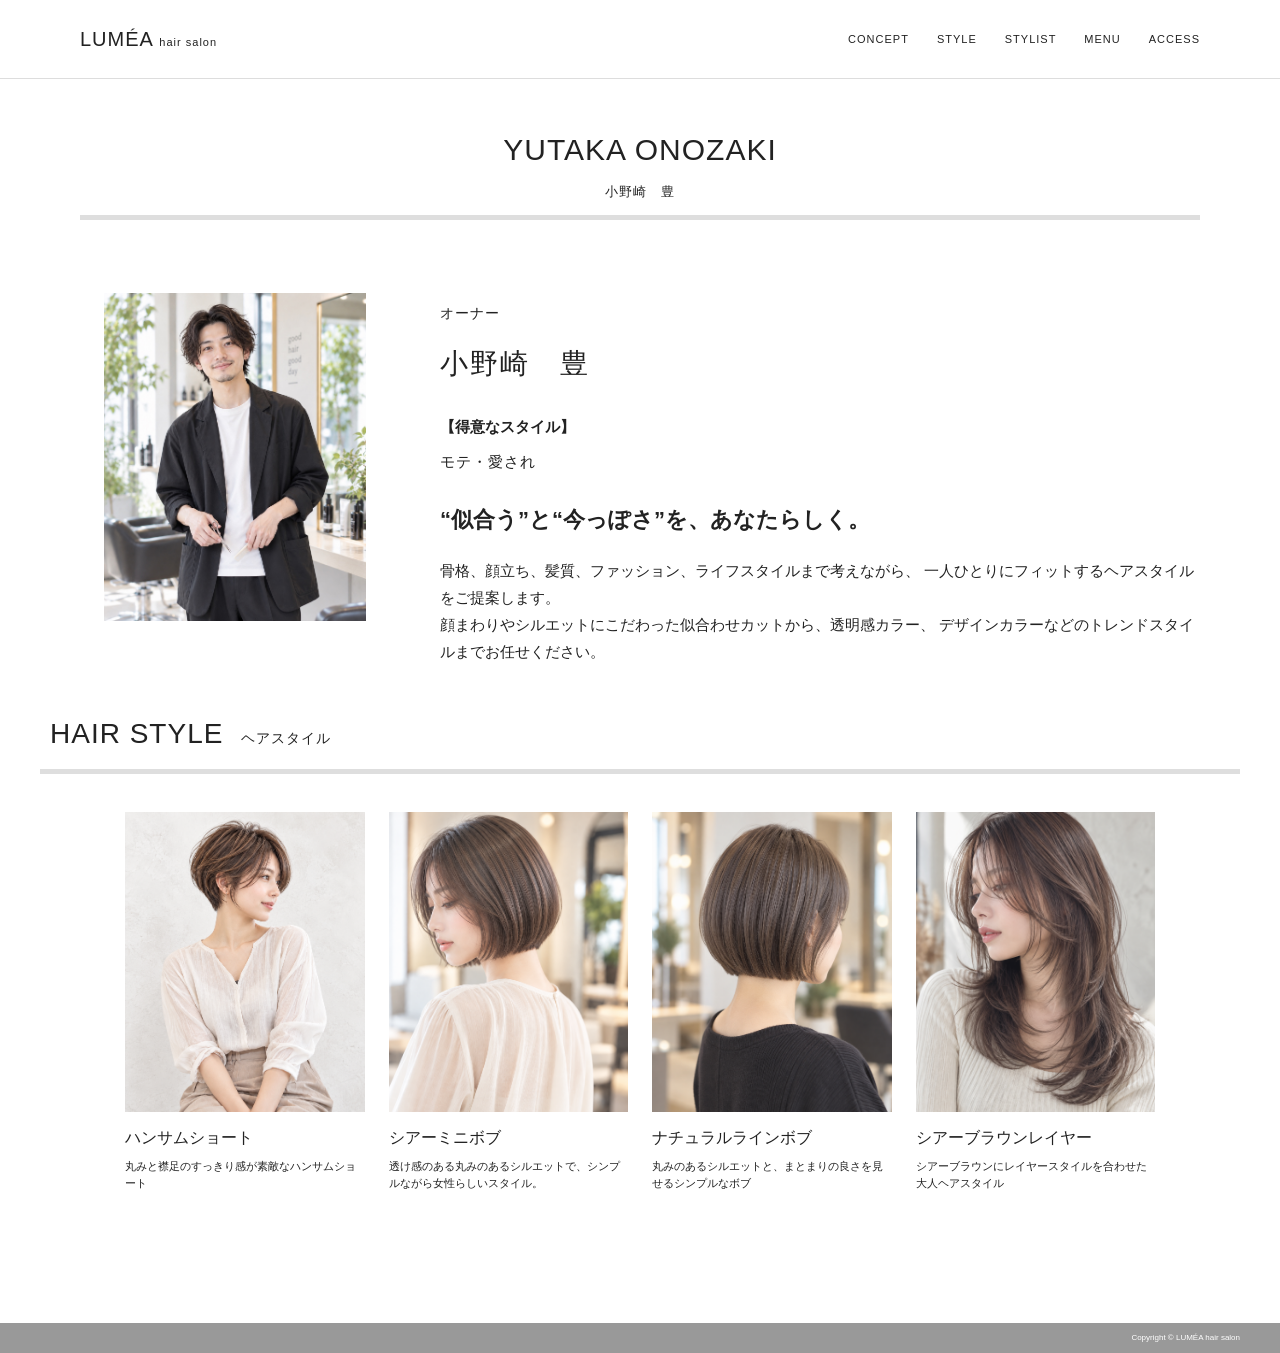
<file: stylist-onozaki.html>
<!DOCTYPE html>
<html lang="ja">
<head>
  <meta charset="UTF-8">
  <meta name="viewport" content="width=device-width, initial-scale=1.0">
  <title>YUTAKA ONOZAKI | LUMÉA hair salon</title>
  <link rel="stylesheet" href="css/style.css">
</head>
<body>

  <header class="header">

    <div class="header-inner">
  
      <a href="index.html" class="logo">
        LUMÉA <span>hair salon</span>
      </a>
  
      <!-- PC NAV -->
      <nav class="nav">
        <a href="concept.html">CONCEPT</a>
        <a href="style.html">STYLE</a>
        <a href="stylist.html">STYLIST</a>
        <a href="menu.html">MENU</a>
        <a href="access.html">ACCESS</a>
      </nav>
  
      <!-- SP HAMBURGER -->
      <button
        class="hamburger"
        id="hamburger"
        aria-label="メニューを開く"
        aria-expanded="false"
        aria-controls="spNav"
      >
        <span></span>
        <span></span>
        <span></span>
      </button>
  
    </div>
  
    <!-- SP NAV -->
    <nav class="sp-nav" id="spNav">
  
      <a href="concept.html">
        <span>CONCEPT</span>
        <small>コンセプト</small>
      </a>
  
      <a href="style.html">
        <span>STYLE</span>
        <small>ヘアスタイル</small>
      </a>
  
      <a href="stylist.html">
        <span>STYLIST</span>
        <small>スタイリスト</small>
      </a>
  
      <a href="menu.html">
        <span>MENU</span>
        <small>メニュー</small>
      </a>
  
      <a href="access.html">
        <span>ACCESS</span>
        <small>アクセス</small>
      </a>
  
    </nav>
  
  </header>

<main class="stylist-detail-main">

  <!-- PAGE TITLE -->
  <section class="stylist-detail-title">
    <h1>YUTAKA ONOZAKI</h1>
    <p>小野崎　豊</p>
  </section>


  <!-- PROFILE -->
  <section class="stylist-profile">

    <!-- 左：5秒ごとに切り替わる写真 -->
    <div class="profile-visual">
      <div class="profile-slideshow">

        <img src="images/staff01-01.jpeg" alt="小野崎 豊" class="profile-slide active">
        <img src="images/staff01-02.png" alt="小野崎 豊" class="profile-slide">
        <img src="images/staff01-03.png" alt="小野崎 豊" class="profile-slide">

      </div>
    </div>


    <!-- 右：テキスト -->
    <div class="profile-text">

      <span class="profile-role">オーナー</span>

      <h2>小野崎　豊</h2>

      <div class="profile-skill-block">
        <p class="profile-skill-label">【得意なスタイル】</p>
        <p class="profile-skill-main">モテ・愛され</p>
      </div>

      <h3>“似合う”と“今っぽさ”を、あなたらしく。</h3>

      <p>
        骨格、顔立ち、髪質、ファッション、ライフスタイルまで考えながら、
        一人ひとりにフィットするヘアスタイルをご提案します。<br>
        顔まわりやシルエットにこだわった似合わせカットから、透明感カラー、
        デザインカラーなどのトレンドスタイルまでお任せください。
      </p>

    </div>

  </section>


  <!-- HAIR STYLE -->
  <section class="stylist-style-section">

    <div class="stylist-style-heading">
      <h2>HAIR STYLE</h2>
      <p>ヘアスタイル</p>
    </div>

    <div class="detail-style-grid">

      <article class="detail-style-card">
        <img src="images/style01.png" alt="ハンサムショート">
        <h3>ハンサムショート</h3>
        <p>丸みと襟足のすっきり感が素敵なハンサムショート</p>
      </article>

      <article class="detail-style-card">
        <img src="images/style06.png" alt="シアーミニボブ">
        <h3>シアーミニボブ</h3>
        <p>透け感のある丸みのあるシルエットで、シンプルながら女性らしいスタイル。</p>
      </article>

      <article class="detail-style-card">
        <img src="images/style10.png" alt="ナチュラルラインボブ">
        <h3>ナチュラルラインボブ</h3>
        <p>丸みのあるシルエットと、まとまりの良さを見せるシンプルなボブ</p>
      </article>

      <article class="detail-style-card">
        <img src="images/style08.png" alt="シアーブラウンレイヤー">
        <h3>シアーブラウンレイヤー</h3>
        <p>シアーブラウンにレイヤースタイルを合わせた大人ヘアスタイル</p>
      </article>

    </div>

  </section>

</main>

<footer class="footer">
  <p>Copyright © LUMÉA hair salon</p>
</footer>

<script src="js/script.js"></script>
</body>
</html>
</file>
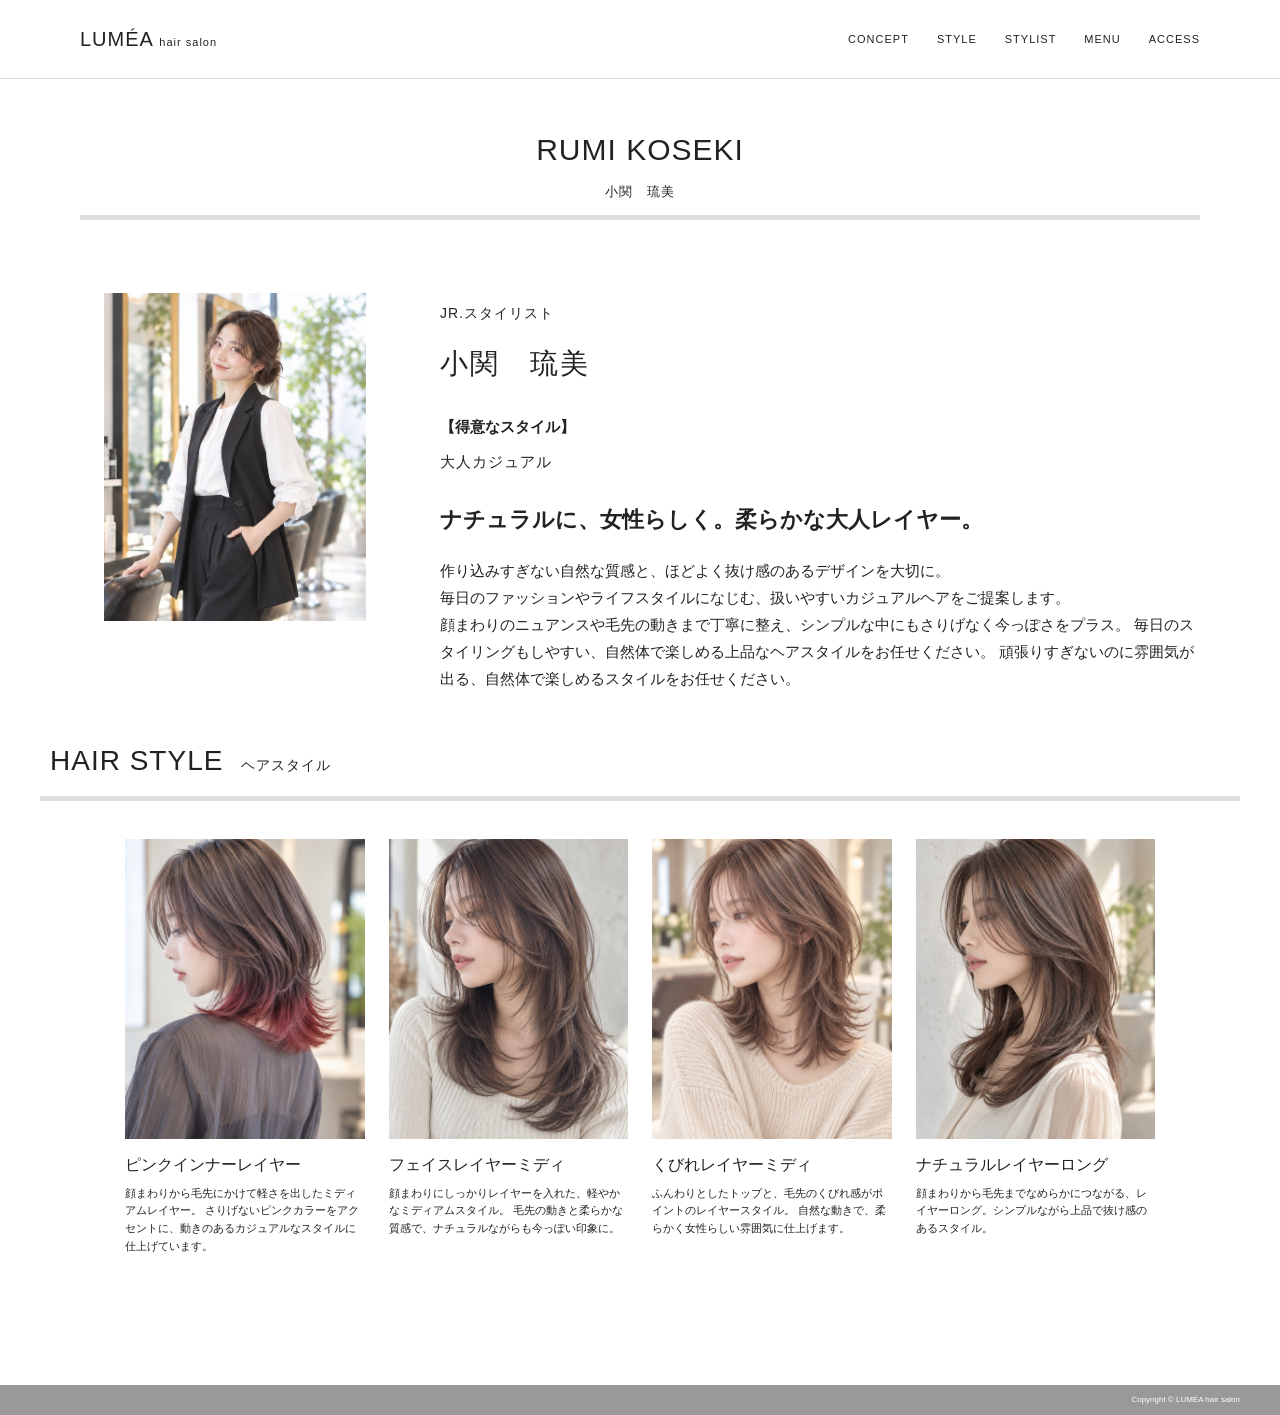
<file: stylist-ozeki.html>
<!DOCTYPE html>
<html lang="ja">
<head>
  <meta charset="UTF-8">
  <meta name="viewport" content="width=device-width, initial-scale=1.0">
  <title>AKANE MORIKAWA | LUMÉA hair salon</title>
  <link rel="stylesheet" href="css/style.css">
</head>
<body>

  <header class="header">

    <div class="header-inner">
  
      <a href="index.html" class="logo">
        LUMÉA <span>hair salon</span>
      </a>
  
      <!-- PC NAV -->
      <nav class="nav">
        <a href="concept.html">CONCEPT</a>
        <a href="style.html">STYLE</a>
        <a href="stylist.html">STYLIST</a>
        <a href="menu.html">MENU</a>
        <a href="access.html">ACCESS</a>
      </nav>
  
      <!-- SP HAMBURGER -->
      <button
        class="hamburger"
        id="hamburger"
        aria-label="メニューを開く"
        aria-expanded="false"
        aria-controls="spNav"
      >
        <span></span>
        <span></span>
        <span></span>
      </button>
  
    </div>
  
    <!-- SP NAV -->
    <nav class="sp-nav" id="spNav">
  
      <a href="concept.html">
        <span>CONCEPT</span>
        <small>コンセプト</small>
      </a>
  
      <a href="style.html">
        <span>STYLE</span>
        <small>ヘアスタイル</small>
      </a>
  
      <a href="stylist.html">
        <span>STYLIST</span>
        <small>スタイリスト</small>
      </a>
  
      <a href="menu.html">
        <span>MENU</span>
        <small>メニュー</small>
      </a>
  
      <a href="access.html">
        <span>ACCESS</span>
        <small>アクセス</small>
      </a>
  
    </nav>
  
  </header>
<main class="stylist-detail-main">

  <!-- PAGE TITLE -->
  <section class="stylist-detail-title">
    <h1>RUMI KOSEKI</h1>
    <p>小関　琉美</p>
  </section>


  <!-- PROFILE -->
  <section class="stylist-profile">

    <!-- 左：5秒ごとに切り替わる写真 -->
    <div class="profile-visual">
      <div class="profile-slideshow">

        <img src="images/staff04-01.png" alt="小関　琉美" class="profile-slide active">
        <img src="images/staff04-02.png" alt="小関　琉美" class="profile-slide">

      </div>
    </div>


    <!-- 右：テキスト -->
    <div class="profile-text">

      <span class="profile-role">JR.スタイリスト</span>

      <h2>小関　琉美</h2>

      <div class="profile-skill-block">
        <p class="profile-skill-label">【得意なスタイル】</p>
        <p class="profile-skill-main">大人カジュアル</p>
      </div>

      <h3>ナチュラルに、女性らしく。柔らかな大人レイヤー。</h3>

      <p>
        作り込みすぎない自然な質感と、ほどよく抜け感のあるデザインを大切に。<br>
        毎日のファッションやライフスタイルになじむ、扱いやすいカジュアルヘアをご提案します。<br>

        顔まわりのニュアンスや毛先の動きまで丁寧に整え、シンプルな中にもさりげなく今っぽさをプラス。

        毎日のスタイリングもしやすい、自然体で楽しめる上品なヘアスタイルをお任せください。
        頑張りすぎないのに雰囲気が出る、自然体で楽しめるスタイルをお任せください。

      </p>

    </div>

  </section>


  <!-- HAIR STYLE -->
  <section class="stylist-style-section">

    <div class="stylist-style-heading">
      <h2>HAIR STYLE</h2>
      <p>ヘアスタイル</p>
    </div>

    <div class="detail-style-grid">

      <article class="detail-style-card">
        <img src="images/style07.png" alt="ローズブラウンボブ">
        <h3>ピンクインナーレイヤー</h3>
        <p>顔まわりから毛先にかけて軽さを出したミディアムレイヤー。
            さりげないピンクカラーをアクセントに、動きのあるカジュアルなスタイルに仕上げています。</p>
      </article>

      <article class="detail-style-card">
        <img src="images/style08.png" alt="シルキーグレージュ">
        <h3>フェイスレイヤーミディ</h3>
        <p>顔まわりにしっかりレイヤーを入れた、軽やかなミディアムスタイル。
            毛先の動きと柔らかな質感で、ナチュラルながらも今っぽい印象に。</p>
      </article>

      <article class="detail-style-card">
        <img src="images/style20.png" alt="">
        <h3>くびれレイヤーミディ</h3>
        <p>ふんわりとしたトップと、毛先のくびれ感がポイントのレイヤースタイル。
            自然な動きで、柔らかく女性らしい雰囲気に仕上げます。</p>
      </article>

      <article class="detail-style-card">
        <img src="images/style19.png" alt="シアーブラウンレイヤー">
        <h3>ナチュラルレイヤーロング</h3>
        <p>顔まわりから毛先までなめらかにつながる、レイヤーロング。シンプルながら上品で抜け感のあるスタイル。</p>
      </article>

    </div>

  </section>

</main>

<footer class="footer">
  <p>Copyright © LUMÉA hair salon</p>
</footer>

<script src="js/script.js"></script>
</body>
</html>
</file>
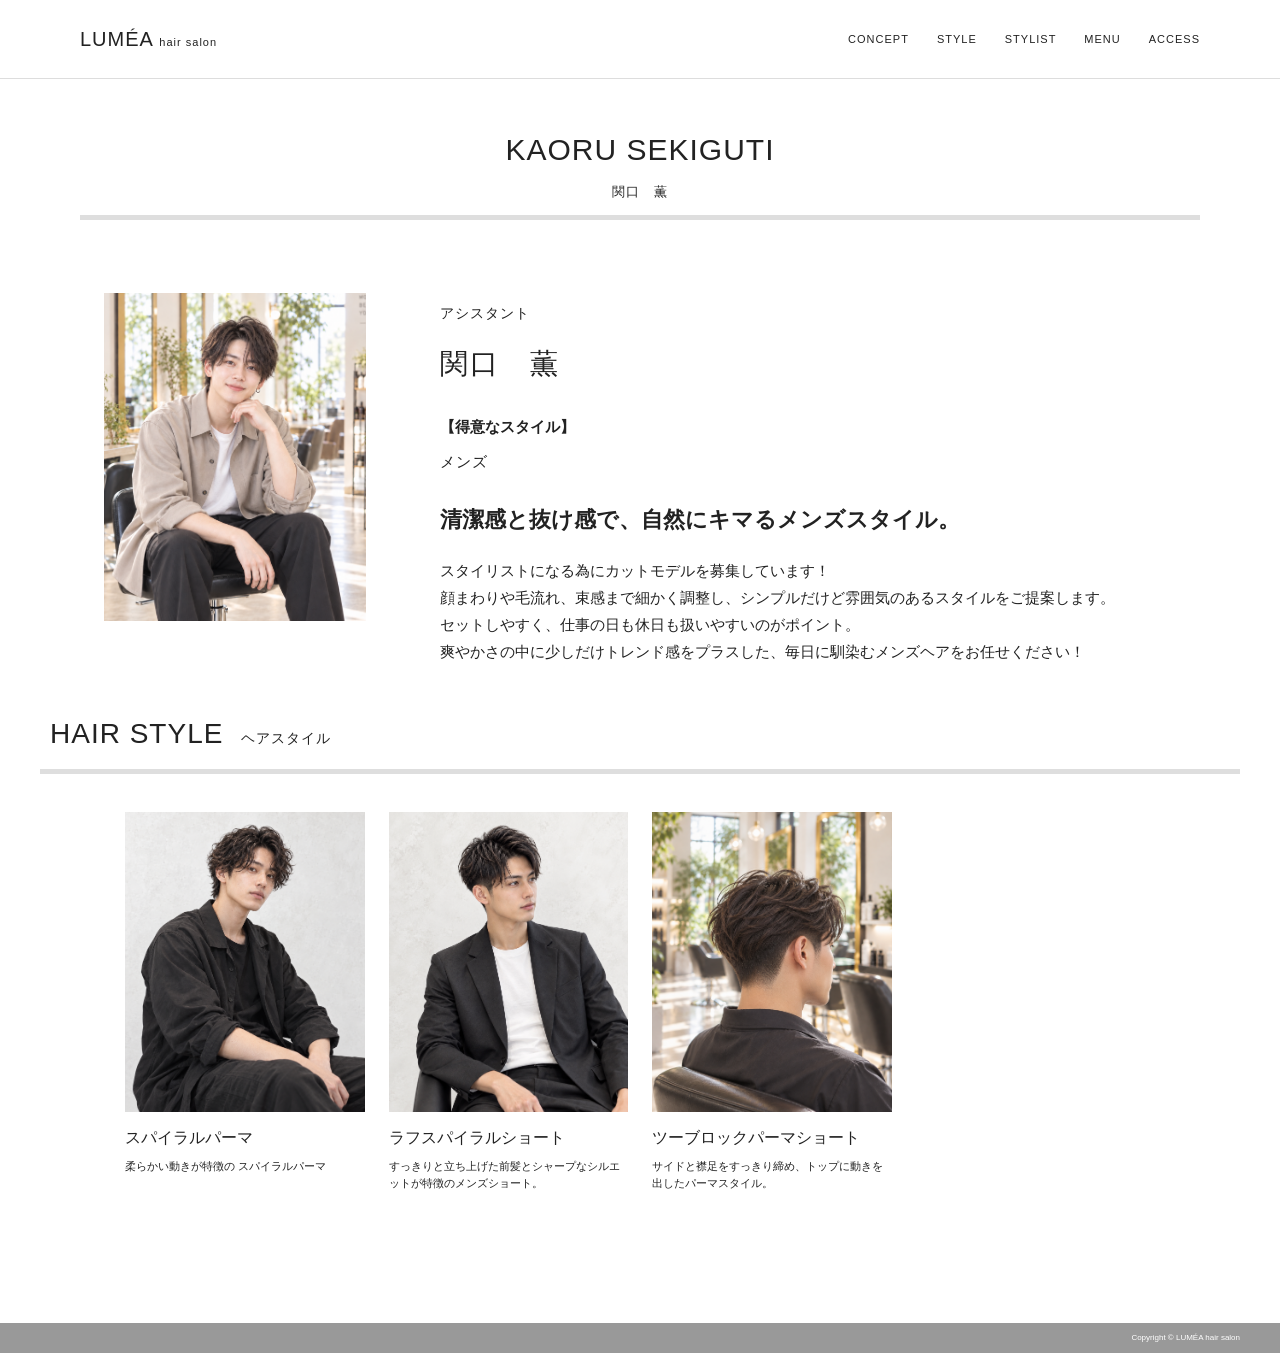
<file: stylist-sekiguchi.html>
<!DOCTYPE html>
<html lang="ja">
<head>
  <meta charset="UTF-8">
  <meta name="viewport" content="width=device-width, initial-scale=1.0">
  <title>KAORU SEKIGUTI | LUMÉA hair salon</title>
  <link rel="stylesheet" href="css/style.css">
</head>
<body>

  <header class="header">

    <div class="header-inner">
  
      <a href="index.html" class="logo">
        LUMÉA <span>hair salon</span>
      </a>
  
      <!-- PC NAV -->
      <nav class="nav">
        <a href="concept.html">CONCEPT</a>
        <a href="style.html">STYLE</a>
        <a href="stylist.html">STYLIST</a>
        <a href="menu.html">MENU</a>
        <a href="access.html">ACCESS</a>
      </nav>
  
      <!-- SP HAMBURGER -->
      <button
        class="hamburger"
        id="hamburger"
        aria-label="メニューを開く"
        aria-expanded="false"
        aria-controls="spNav"
      >
        <span></span>
        <span></span>
        <span></span>
      </button>
  
    </div>
  
    <!-- SP NAV -->
    <nav class="sp-nav" id="spNav">
  
      <a href="concept.html">
        <span>CONCEPT</span>
        <small>コンセプト</small>
      </a>
  
      <a href="style.html">
        <span>STYLE</span>
        <small>ヘアスタイル</small>
      </a>
  
      <a href="stylist.html">
        <span>STYLIST</span>
        <small>スタイリスト</small>
      </a>
  
      <a href="menu.html">
        <span>MENU</span>
        <small>メニュー</small>
      </a>
  
      <a href="access.html">
        <span>ACCESS</span>
        <small>アクセス</small>
      </a>
  
    </nav>
  
  </header>

<main class="stylist-detail-main">

  <!-- PAGE TITLE -->
  <section class="stylist-detail-title">
    <h1>KAORU SEKIGUTI</h1>
    <p>関口　薫</p>
  </section>


  <!-- PROFILE -->
  <section class="stylist-profile">

    <!-- 左：5秒ごとに切り替わる写真 -->
    <div class="profile-visual">
      <div class="profile-slideshow">

        <img src="images/staff05-01.png" alt="関口 薫" class="profile-slide active">
        <img src="images/staff05-02.png" alt="関口 薫" class="profile-slide">
        <img src="images/staff05-03.png" alt="関口 薫" class="profile-slide">

      </div>
    </div>


    <!-- 右：テキスト -->
    <div class="profile-text">

      <span class="profile-role">アシスタント</span>

      <h2>関口　薫</h2>

      <div class="profile-skill-block">
        <p class="profile-skill-label">【得意なスタイル】</p>
        <p class="profile-skill-main">メンズ</p>
      </div>

      <h3>清潔感と抜け感で、自然にキマるメンズスタイル。</h3>

      <p>
        スタイリストになる為にカットモデルを募集しています！<br>

        顔まわりや毛流れ、束感まで細かく調整し、シンプルだけど雰囲気のあるスタイルをご提案します。<br>
        セットしやすく、仕事の日も休日も扱いやすいのがポイント。<br>

        爽やかさの中に少しだけトレンド感をプラスした、毎日に馴染むメンズヘアをお任せください！

      </p>

    </div>

  </section>


  <!-- HAIR STYLE -->
  <section class="stylist-style-section">

    <div class="stylist-style-heading">
      <h2>HAIR STYLE</h2>
      <p>ヘアスタイル</p>
    </div>

    <div class="detail-style-grid">

      <article class="detail-style-card">
        <img src="images/style05.png" alt="ローズブラウンボブ">
        <h3>スパイラルパーマ</h3>
        <p>柔らかい動きが特徴の スパイラルパーマ</p>
      </article>

      <article class="detail-style-card">
        <img src="images/style04.png" alt="シルキーグレージュ">
        <h3>ラフスパイラルショート</h3>
        <p>すっきりと立ち上げた前髪とシャープなシルエットが特徴のメンズショート。</p>
      </article>

      <article class="detail-style-card">
        <img src="images/style21.png" alt="">
        <h3>ツーブロックパーマショート</h3>
        <p>サイドと襟足をすっきり締め、トップに動きを出したパーマスタイル。
            </p>
      </article>

    </div>

  </section>

</main>

<footer class="footer">
  <p>Copyright © LUMÉA hair salon</p>
</footer>

<script src="js/script.js"></script>
</body>
</html>
</file>
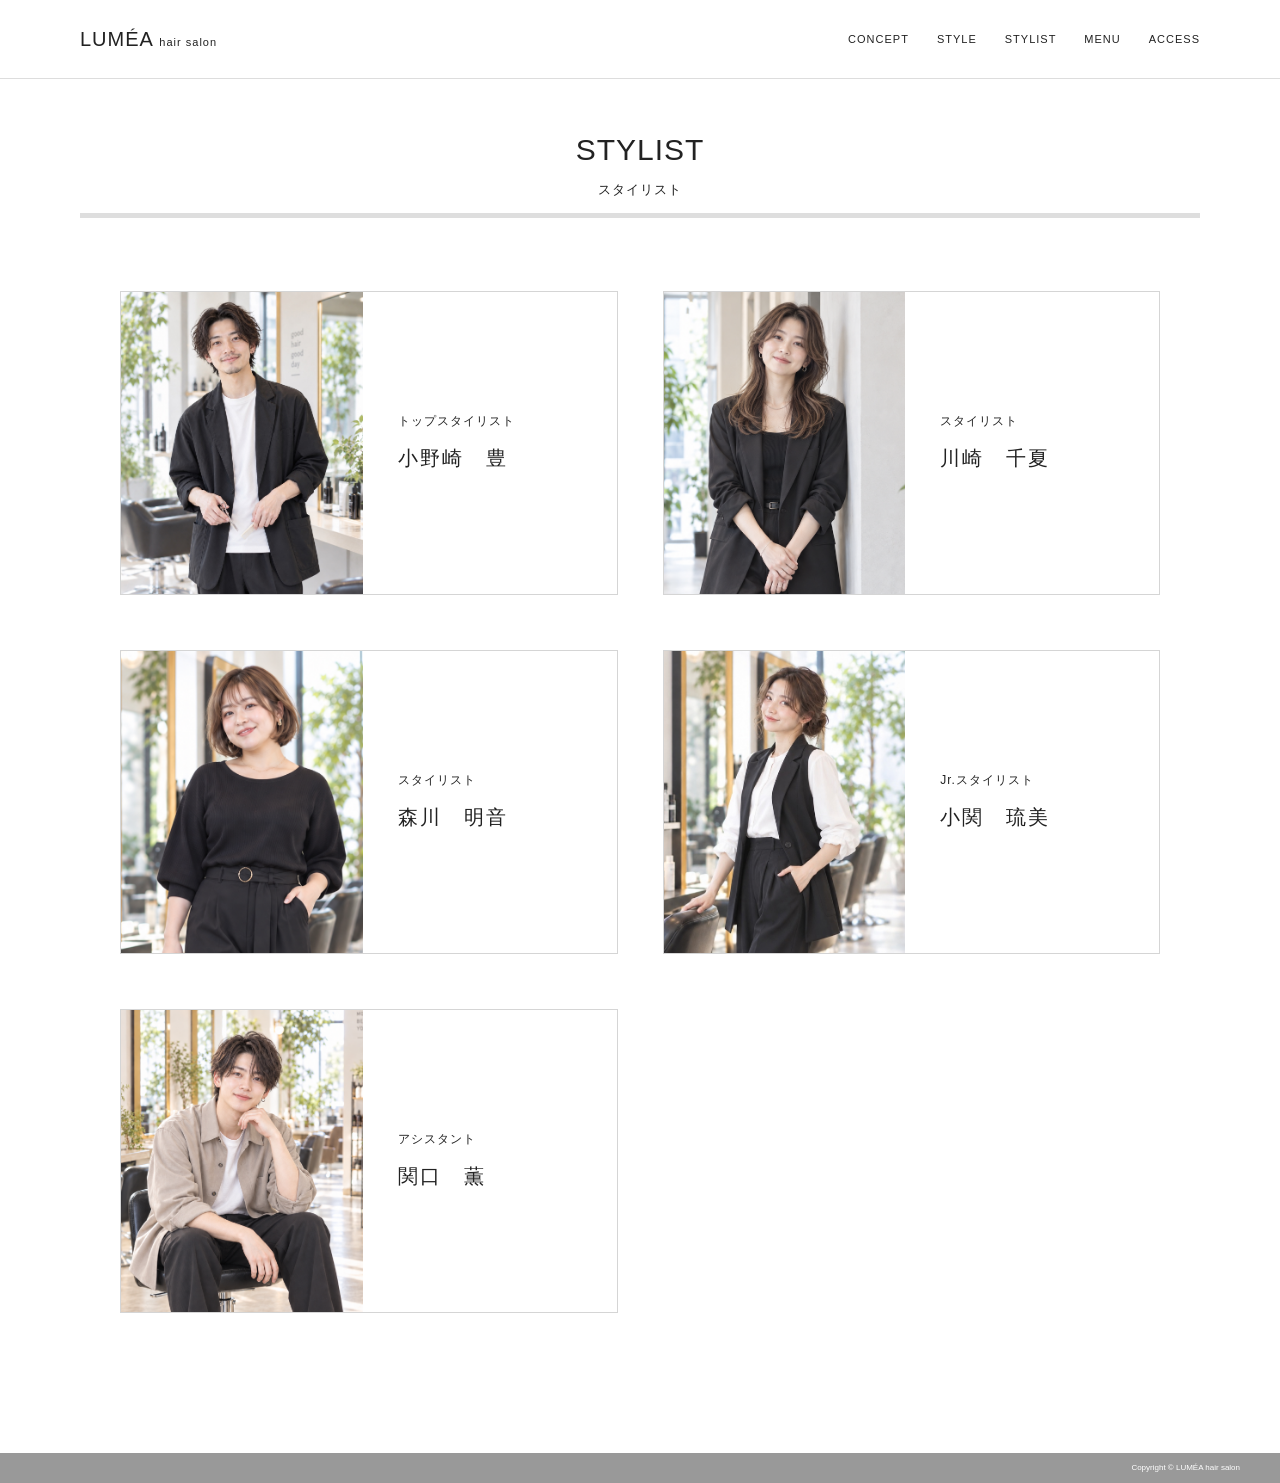
<file: stylist.html>
<!DOCTYPE html>
<html lang="ja">

<head>
  <meta charset="UTF-8">
  <meta name="viewport" content="width=device-width, initial-scale=1.0">

  <title>STYLIST | LUMÉA hair salon</title>

  <link rel="stylesheet" href="css/style.css">
</head>

<body>

  <header class="header">

    <div class="header-inner">
  
      <a href="index.html" class="logo">
        LUMÉA <span>hair salon</span>
      </a>
  
      <!-- PC NAV -->
      <nav class="nav">
        <a href="concept.html">CONCEPT</a>
        <a href="style.html">STYLE</a>
        <a href="stylist.html">STYLIST</a>
        <a href="menu.html">MENU</a>
        <a href="access.html">ACCESS</a>
      </nav>
  
      <!-- SP HAMBURGER -->
      <button
        class="hamburger"
        id="hamburger"
        aria-label="メニューを開く"
        aria-expanded="false"
        aria-controls="spNav"
      >
        <span></span>
        <span></span>
        <span></span>
      </button>
  
    </div>
  
    <!-- SP NAV -->
    <nav class="sp-nav" id="spNav">
  
      <a href="concept.html">
        <span>CONCEPT</span>
        <small>コンセプト</small>
      </a>
  
      <a href="style.html">
        <span>STYLE</span>
        <small>ヘアスタイル</small>
      </a>
  
      <a href="stylist.html">
        <span>STYLIST</span>
        <small>スタイリスト</small>
      </a>
  
      <a href="menu.html">
        <span>MENU</span>
        <small>メニュー</small>
      </a>
  
      <a href="access.html">
        <span>ACCESS</span>
        <small>アクセス</small>
      </a>
  
    </nav>
  
  </header>


<main class="stylist-main">

  <!-- PAGE TITLE -->
  <section class="stylist-page-title">
    <h1>STYLIST</h1>
    <p>スタイリスト</p>
  </section>


  <!-- STYLIST LIST -->
  <section class="stylist-list">

    <a href="stylist-onozaki.html"
       class="stylist-card-rise">

      <div class="stylist-photo">
        <img src="images/staff01.jpeg" alt="小野崎 豊">
      </div>

      <div class="stylist-info">
        <span>トップスタイリスト</span>
        <h2>小野崎　豊</h2>
      </div>

    </a>


    <a href="stylist-kawasaki.html"
       class="stylist-card-rise">

      <div class="stylist-photo">
        <img src="images/staff02.png" alt="川崎 千夏">
      </div>

      <div class="stylist-info">
        <span>スタイリスト</span>
        <h2>川崎　千夏</h2>
      </div>

    </a>


    <a href="stylist-morikawa.html"
       class="stylist-card-rise">

      <div class="stylist-photo">
        <img src="images/staff04.png" alt="森川 明音">
      </div>

      <div class="stylist-info">
        <span>スタイリスト</span>
        <h2>森川　明音</h2>
      </div>

    </a>


    <a href="stylist-ozeki.html"
       class="stylist-card-rise">

      <div class="stylist-photo">
        <img src="images/staff03.png" alt="小関 琉美">
      </div>

      <div class="stylist-info">
        <span>Jr.スタイリスト</span>
        <h2>小関　琉美</h2>
      </div>

    </a>


    <a href="stylist-sekiguchi.html"
       class="stylist-card-rise">

      <div class="stylist-photo">
        <img src="images/staff05.png" alt="関口 薫">
      </div>

      <div class="stylist-info">
        <span>アシスタント</span>
        <h2>関口　薫</h2>
      </div>

    </a>

  </section>

</main>


<footer class="footer">
  <p>Copyright © LUMÉA hair salon</p>
</footer>


<script src="js/script.js"></script>

</body>
</html>
</file>
<file: css/style.css>
/* =========================
RESET
========================= */

* {
  margin: 0;
  padding: 0;
  box-sizing: border-box;
}

body {
  font-family:
    "Helvetica Neue",
    Arial,
    "Hiragino Kaku Gothic ProN",
    "Yu Gothic",
    sans-serif;

  color: #222;
  background: #fff;
  line-height: 1.7;
}

img {
  width: 100%;
  display: block;
}

a {
  color: inherit;
  text-decoration: none;
}


/* =========================
HEADER
========================= */

.header {
  background: #fff;
  border-bottom: 1px solid #ddd;
}

.header-inner {
  max-width: 1200px;

  margin: 0 auto;

  padding: 22px 40px;

  display: flex;
  justify-content: space-between;
  align-items: center;
}

.logo {
  font-size: 20px;
  letter-spacing: 1px;
}

.logo span {
  font-size: 11px;
}

.nav {
  display: flex;
  gap: 28px;
}

.nav a {
  font-size: 11px;
  letter-spacing: 1px;

  position: relative;
}

.nav a::after {
  content: "";

  position: absolute;

  left: 0;
  bottom: -5px;

  width: 0;
  height: 1px;

  background: #333;

  transition: 0.3s;
}

.nav a:hover::after {
  width: 100%;
}

/* =========================
HAMBURGER
========================= */

.hamburger {
  display: none;

  width: 32px;
  height: 24px;

  position: relative;

  border: none;
  background: none;

  padding: 0;

  cursor: pointer;

  z-index: 1100;
}

.hamburger span {
  position: absolute;

  left: 0;

  width: 100%;
  height: 1px;

  background: #222;

  transition:
    transform 0.3s ease,
    top 0.3s ease,
    opacity 0.3s ease;
}

.hamburger span:nth-child(1) {
  top: 2px;
}

.hamburger span:nth-child(2) {
  top: 11px;
}

.hamburger span:nth-child(3) {
  top: 20px;
}


/* 開いた時 × にする */

.hamburger.active span:nth-child(1) {
  top: 11px;

  transform: rotate(45deg);
}

.hamburger.active span:nth-child(2) {
  opacity: 0;
}

.hamburger.active span:nth-child(3) {
  top: 11px;

  transform: rotate(-45deg);
}


/* =========================
SP NAV
========================= */

.sp-nav {
  display: none;
}

@media (max-width: 768px) {

  /* PCナビを隠す */
  .nav {
    display: none;
  }

  /* ハンバーガー表示 */
  .hamburger {
    display: block;
  }

  .header {
    position: sticky;
    top: 0;

    z-index: 1000;

    background: #fff;
  }

  .header-inner {
    position: relative;

    z-index: 1100;
  }


  /* =========================
  スマホメニュー
  ========================= */

  .sp-nav {
    position: fixed;

    top: 0;
    left: 0;

    width: 100%;
    height: 100vh;

    display: flex;

    flex-direction: column;

    justify-content: center;

    padding: 80px 35px 40px;

    background: rgba(255, 255, 255, 0.98);

    opacity: 0;
    visibility: hidden;

    transform: translateY(-15px);

    transition:
      opacity 0.35s ease,
      visibility 0.35s ease,
      transform 0.35s ease;

    z-index: 1050;
  }


  .sp-nav.active {
    opacity: 1;

    visibility: visible;

    transform: translateY(0);
  }


  .sp-nav a {
    padding: 18px 0;

    border-bottom: 1px solid #ddd;

    font-size: 17px;

    letter-spacing: 2px;
  }


  .sp-nav a:first-child {
    border-top: 1px solid #ddd;
  }


  .sp-nav span {
    display: block;
  }


  .sp-nav small {
    display: block;

    margin-top: 4px;

    font-size: 9px;

    letter-spacing: 1px;

    color: #999;
  }

}


/* =========================
MAIN
========================= */

main {
  max-width: 1200px;
  margin: auto;
}


/* =========================
HERO
========================= */

.hero {
  position: relative;
}

.hero img {
  height: 520px;
  object-fit: cover;
}

.hero-text {
  position: absolute;

  top: 50%;
  left: 12%;

  transform: translateY(-50%);
}

.hero-text h1 {
  font-family: serif;

  font-size: 34px;
  font-weight: normal;

  letter-spacing: 5px;
}

.hero-text p {
  margin-top: 14px;

  font-size: 10px;
  letter-spacing: 3px;
}

/* =========================
スマホ HERO 最終調整
========================= */

@media (max-width: 768px) {

  .hero-text {
    top: 35%;
    left: 4%;
    width: 45%;
    transform: translateY(-50%);
  }

  .hero-text h1 {
    font-size: 22px;
    letter-spacing: 3px;
    line-height: 1.6;
    white-space: nowrap;
  }

  .hero-text p {
    margin-top: 10px;
    font-size: 8px;
    letter-spacing: 2px;
    white-space: nowrap;
  }

}


/* =========================
NEWS
========================= */

.news {
  min-height: 60px;

  display: flex;
  justify-content: center;
  align-items: center;

  gap: 40px;

  border-bottom: 1px solid #ddd;

  font-size: 12px;
}

.news span {
  font-weight: bold;
}


/* =========================
SECTION
========================= */

.section {
  padding: 60px 40px;
}

.section + .section {
  border-top: 1px solid #ddd;
}

.section-title {
  margin-bottom: 30px;
}

.section-title h2 {
  font-size: 16px;
  font-weight: normal;
  letter-spacing: 1px;
}

.section-title p {
  font-size: 9px;
  color: #888;
}

.section-heading {
  display: flex;

  justify-content: space-between;
  align-items: flex-start;
}

/* =========================
MORE
========================= */

.section-more-wrap {
    display: flex;
    justify-content: flex-end;
  
    margin-top: 14px;
  }
  
  .section-more-wrap .more {
    display: inline-block;
  
    font-size: 11px;
    letter-spacing: 1px;
  
    transition: opacity 0.3s ease,
                transform 0.3s ease;
  }
  
  .section-more-wrap .more:hover {
    opacity: 0.55;
  
    transform: translateX(3px);
  }

/* =========================
CONCEPT
========================= */

.concept-grid {
  display: grid;

  grid-template-columns: 1fr 1fr;

  gap: 30px;
}

.concept-grid img {
  height: 240px;

  object-fit: cover;

  transition: 0.4s;
}

.concept-grid a {
  overflow: hidden;
}

.concept-grid a:hover img {
  transform: scale(1.04);
}


/* =========================
STYLE
========================= */

.style-grid {
  display: grid;

  grid-template-columns: repeat(5, 1fr);

  gap: 15px;
}

.style-grid img {
  aspect-ratio: 3 / 4;
  object-fit: cover;

  transition: 0.4s;
}

.style-grid article {
  overflow: hidden;
}

.style-grid article:hover img {
  transform: scale(1.05);
}


/* =========================
STAFF
========================= */

.staff-grid {
  display: grid;

  grid-template-columns: repeat(3, 1fr);

  gap: 30px;
}

.staff-card {
  display: grid;

  grid-template-columns: 120px 1fr;

  align-items: center;

  gap: 25px;

  border: 1px solid #ddd;

  padding: 14px;
}

.staff-card img {
  height: 150px;
  object-fit: cover;
}

.staff-card span {
  font-size: 9px;
  color: #888;
}

.staff-card h3 {
  margin-top: 10px;

  font-size: 14px;
  font-weight: normal;
}

/* =========================
STYLIST FADE
========================= */

.staff-fade {
    opacity: 0;
  
    transform:
      translateY(30px)
      scale(0.97);
  
    transition:
      opacity 0.7s ease,
      transform 0.7s ease;
  }
  
  .staff-fade.show {
    opacity: 1;
  
    transform:
      translateY(0)
      scale(1);
  }

  /* =========================
STAFF CARD HOVER
========================= */

.staff-card {
    transition:
      transform 0.35s ease,
      box-shadow 0.35s ease,
      background 0.35s ease;
  }
  
  /* カーソルを当てた時 */
  .staff-card:hover {
    transform: translateY(-8px);
  
    box-shadow:
      0 12px 30px rgba(0, 0, 0, 0.12);
  
    background: #fff;
  }

  @media (max-width: 768px) {

    .staff-fade {
      opacity: 0;
  
      transform: translateY(25px);
  
      transition:
        opacity 0.6s ease,
        transform 0.6s ease;
    }
  
    .staff-fade.show {
      opacity: 1;
  
      transform: translateY(0);
    }
  
  }

  @media (max-width: 768px) {

    .staff-card:active {
      transform: scale(0.98);
    }
  
  }

/* =========================
MENU
========================= */

.menu-list {
  display: flex;

  flex-direction: column;

  gap: 15px;
}

.menu-item {
  border: 1px solid #ddd;

  padding: 20px;

  display: grid;

  grid-template-columns:
    1fr
    100px
    100px;

  gap: 20px;

  align-items: center;
}

.menu-tags {
  display: flex;
  gap: 5px;

  margin-bottom: 8px;
}

.menu-tags span {
  border: 1px solid #aaa;

  padding: 1px 5px;

  font-size: 8px;
}

.menu-content h3 {
  font-size: 14px;
  font-weight: normal;
}

.menu-content p {
  margin-top: 6px;

  font-size: 10px;

  color: #666;
}

.menu-price {
  font-size: 13px;
}

.reserve-btn {
  display: flex;

  justify-content: center;
  align-items: center;

  height: 40px;

  background: #aaa;
  color: #fff;

  font-size: 11px;

  transition: 0.3s;
}

.reserve-btn:hover {
  background: #777;
}


/* =========================
FOOTER
========================= */

.footer {
  background: #999;

  color: #fff;

  text-align: right;

  padding: 8px 40px;

  font-size: 8px;
}


/* =========================
SP
========================= */

@media (max-width: 768px) {

  .header-inner {
    padding: 18px 20px;
  }

  .nav {
    display: none;
  }


  main {
    width: 100%;
  }


  .hero img {
    height: 450px;
  }

  .hero-text {
    left: 8%;
  }

  .hero-text h1 {
    font-size: 25px;
  }


  .section {
    padding: 45px 20px;
  }


  .concept-grid {
    grid-template-columns: 1fr;
  }


  .style-grid {
    grid-template-columns:
      repeat(2, 1fr);
  }


  .staff-grid {
    grid-template-columns: 1fr;
  }


  .menu-item {
    grid-template-columns: 1fr;
  }

  .menu-price {
    text-align: right;
  }

}

/* =========================
RESPONSIVE
スマホ・タブレット対応
========================= */

/* タブレット */
@media (max-width: 1024px) {

    .header-inner,
    main {
      width: 100%;
    }
  
    .header-inner {
      padding: 20px 30px;
    }
  
    .nav {
      gap: 18px;
    }
  
    .hero img {
      height: 480px;
    }
  
    .style-grid {
      grid-template-columns: repeat(3, 1fr);
    }
  
    .style-page-grid {
      grid-template-columns: repeat(3, 1fr);
    }
  
    .staff-grid {
      grid-template-columns: 1fr 1fr;
    }
  
    .stylist-grid {
      grid-template-columns: 1fr;
    }
  }
  
  
  /* =========================
  スマホ
  ========================= */
  
  @media (max-width: 768px) {
  
    body {
      font-size: 14px;
    }
  
    /* -------------------------
    HEADER
    ------------------------- */
  
    .header {
      position: sticky;
      top: 0;
      z-index: 1000;
  
      background: rgba(255, 255, 255, 0.96);
    }
  
    .header-inner {
      padding: 16px 20px;
    }
  
    .logo {
      font-size: 17px;
    }
  
    .logo span {
      font-size: 9px;
    }
  
    /* PCメニューは非表示 */
    .nav {
      display: none;
    }
  
  
    /* -------------------------
    MAIN
    ------------------------- */
  
    main {
      width: 100%;
    }
  
  
    /* -------------------------
    HERO
    ------------------------- */
  
    .hero {
      width: 100%;
    }
  
    .hero img {
      height: 520px;
  
      object-fit: cover;
  
      /* 顔の位置に合わせて調整可能 */
      object-position: 60% center;
    }
  
    .hero-text {
      top: 50%;
      left: 8%;
  
      width: 80%;
    }
  
    .hero-text h1 {
      font-size: 25px;
  
      letter-spacing: 3px;
  
      line-height: 1.7;
    }
  
    .hero-text p {
      margin-top: 10px;
  
      font-size: 8px;
  
      letter-spacing: 2px;
    }
  
  
    /* -------------------------
    NEWS
    ------------------------- */
  
    .news {
      min-height: 55px;
  
      padding: 12px 20px;
  
      gap: 15px;
  
      justify-content: flex-start;
  
      font-size: 10px;
    }
  
    .news span {
      flex-shrink: 0;
    }
  
  
    /* -------------------------
    SECTION
    ------------------------- */
  
    .section {
      padding: 45px 20px;
    }
  
    .section-title {
      margin-bottom: 20px;
    }
  
    .section-title h2 {
      font-size: 15px;
    }
  
    .section-heading {
      align-items: center;
    }
  
   
    /* -------------------------
    CONCEPT
    ------------------------- */
  
    .concept-grid {
      grid-template-columns: 1fr;
  
      gap: 15px;
    }
  
    .concept-grid img {
      height: 220px;
    }
  
  
    /* -------------------------
    HAIR STYLE
    ------------------------- */
  
    .style-grid {
      grid-template-columns: repeat(2, 1fr);
  
      gap: 12px;
    }
  
    .style-grid img {
      width: 100%;
  
      aspect-ratio: 3 / 4;
  
      object-fit: cover;
    }
  
  
    /* -------------------------
    STAFF
    ------------------------- */
  
    .staff-grid {
      grid-template-columns: 1fr;
  
      gap: 15px;
    }
  
    .staff-card {
      grid-template-columns: 110px 1fr;
  
      gap: 15px;
  
      padding: 12px;
    }
  
    .staff-card img {
      height: 130px;
    }
  
    .staff-card h3 {
      font-size: 13px;
    }
  
  
    /* -------------------------
    MENU
    ------------------------- */
  
    .menu-item {
      grid-template-columns: 1fr;
  
      gap: 12px;
  
      padding: 16px;
    }
  
    .menu-content h3 {
      font-size: 13px;
  
      line-height: 1.7;
    }
  
    .menu-content p {
      font-size: 9px;
  
      line-height: 1.8;
    }
  
    .menu-price {
      text-align: right;
  
      font-size: 14px;
    }
  
    .reserve-btn {
      width: 100%;
  
      height: 44px;
  
      font-size: 12px;
    }
  
  
    /* -------------------------
    SUB PAGE HEADER
    ------------------------- */
  
    .page-header {
      padding: 25px 20px;
    }
  
    .page-header h1 {
      font-size: 16px;
    }
  
  
    /* -------------------------
    CONCEPT PAGE
    ------------------------- */
  
    .concept-page {
      padding: 45px 20px;
    }
  
    .concept-row,
    .concept-row.reverse {
      display: flex;
  
      flex-direction: column;
  
      gap: 25px;
  
      margin-bottom: 60px;
  
      direction: ltr;
    }
  
    .concept-row img {
      width: 100%;
  
      height: 250px;
  
      object-fit: cover;
    }
  
    .concept-text h2 {
      font-size: 18px;
  
      margin-bottom: 18px;
    }
  
    .concept-text p {
      font-size: 11px;
  
      line-height: 2;
    }
  
  
    /* -------------------------
    STYLE PAGE
    ------------------------- */
  
    .style-page {
      padding: 45px 20px;
    }
  
    .style-page-grid {
      grid-template-columns: repeat(2, 1fr);
  
      gap: 25px 12px;
    }
  
    .style-card h2 {
      font-size: 11px;
    }
  
    .style-card p {
      font-size: 8px;
  
      line-height: 1.7;
    }
  
  
    /* -------------------------
    STYLIST PAGE
    ------------------------- */
  
    .stylist-page {
      padding: 45px 20px;
    }
  
    .stylist-grid {
      grid-template-columns: 1fr;
  
      gap: 18px;
    }
  
    .stylist-box {
      grid-template-columns: 110px 1fr;
  
      gap: 18px;
  
      padding: 12px;
    }
  
    .stylist-box img {
      height: 145px;
    }
  
    .stylist-box h2 {
      font-size: 14px;
    }
  
  
    /* -------------------------
    FOOTER
    ------------------------- */
  
    .footer {
      padding: 10px 20px;
  
      text-align: center;
  
      font-size: 7px;
    }
  }
  
  
  /* =========================
  小さいスマホ
  iPhone SEくらい
  ========================= */
  
  @media (max-width: 480px) {
  
    .hero img {
      height: 470px;
    }
  
    .hero-text h1 {
      font-size: 22px;
  
      letter-spacing: 2px;
    }
  
    .section {
      padding: 40px 16px;
    }
  
    .style-grid {
      gap: 8px;
    }
  
    .style-page-grid {
      gap: 20px 8px;
    }
  
    .staff-card {
      grid-template-columns: 95px 1fr;
    }
  
    .staff-card img {
      height: 115px;
    }
  
    .stylist-box {
      grid-template-columns: 95px 1fr;
    }
  
    .stylist-box img {
      height: 125px;
    }
  }
/* =========================
CONCEPT
========================= */

.concept-feature {
    padding: 0;
    background: #e9e9e9;
  }
  
  
  /* section全体クリック可能 */
  .concept-feature-link {
    display: grid;
  
    grid-template-columns: 1fr 0.9fr 1fr;
  
    align-items: center;
  
    gap: 70px;
  
    padding: 18px 34px;
  
    color: inherit;
    text-decoration: none;
  
    transition: background 0.3s ease;
  }
  
  
  .concept-feature-link:hover {
    background: #dfdfdf;
  }
  
  
  /* =========================
  画像
  ========================= */
  
  .concept-feature-image {
    overflow: hidden;
  }
  
  
  .concept-feature-image img {
    display: block;
  
    width: 100%;
    height: 310px;
  
    object-fit: cover;
  
    transition: transform 0.5s ease;
  }
  
  
  .concept-feature-link:hover
  .concept-feature-image img {
    transform: scale(1.03);
  }
  
  
  /* =========================
  中央文字
  ========================= */
  
  .concept-feature-center {
    text-align: center;
  }
  
  
  .concept-feature-center h2 {
    margin-bottom: 6px;
  
    font-size: 30px;
    font-weight: 400;
  
    letter-spacing: 1px;
  }
  
  
  .concept-feature-center p {
    font-size: 13px;
  
    letter-spacing: 1px;
  }
  
  
  
  /* =========================
  SMARTPHONE
  ========================= */
  
  @media (max-width: 768px) {
  
    .concept-feature {
      width: 100%;
    }
  
  
    .concept-feature-link {
      display: grid;
  
      /*
      左 = 文字
      右 = 写真
      */
      grid-template-columns: 40% 60%;
  
      grid-template-areas:
        "text image";
  
      gap: 0;
  
      padding: 0;
  
      width: 100%;
  
      min-height: 200px;
    }
  
  
    /* =========================
    concept01を消す
    ========================= */
  
    .concept-image-left {
      display: none;
    }
  
  
    /* 念のため1番最初の画像も非表示 */
    .concept-feature-link
    .concept-feature-image:first-child {
      display: none;
    }
  
  
    /* =========================
    左：文字
    ========================= */
  
    .concept-feature-center {
      grid-area: text;
  
      display: flex;
  
      flex-direction: column;
  
      justify-content: center;
      align-items: center;
  
      width: 100%;
  
      padding: 20px 10px;
  
      text-align: center;
    }
  
  
    .concept-feature-center h2 {
      margin: 0 0 5px;
  
      font-size: 20px;
      font-weight: 400;
  
      letter-spacing: 1px;
    }
  
  
    .concept-feature-center p {
      margin: 0;
  
      font-size: 10px;
  
      letter-spacing: 1px;
    }
  
  
    /* =========================
    右：concept02
    ========================= */
  
    .concept-image-right {
      grid-area: image;
  
      display: block;
  
      width: 100%;
      height: 200px;
  
      overflow: hidden;
    }
  
  
    .concept-image-right img {
      display: block;
  
      width: 100%;
      height: 100%;
  
      object-fit: cover;
  
      object-position: center;
    }
  
  }

  /* =========================
CONCEPT PAGE
========================= */

.concept-main {
    max-width: 1200px;
    margin: 0 auto;
  }
  
  
  /* =========================
  PAGE TITLE
  ========================= */
  
  .concept-page-title {
    text-align: center;
  
    padding: 45px 40px 18px;
  }
  
  .concept-page-title h1 {
    margin: 0;
  
    font-size: 30px;
    font-weight: 400;
  
    letter-spacing: 1px;
  }
  
  .concept-page-title p {
    margin-top: 4px;
  
    font-size: 13px;
  
    letter-spacing: 1px;
  }
  
  
  /* タイトル下の横線 */
  
  .concept-page-title::after {
    content: "";
  
    display: block;
  
    width: 100%;
    height: 5px;
  
    margin-top: 12px;
  
    background: #dedede;
  }
  
  
  /* =========================
  CONCEPT BLOCK
  ========================= */
  
  .concept-block {
    display: grid;
  
    grid-template-columns: 1fr 1fr;
  
    align-items: center;
  
    gap: 80px;
  
    padding: 70px 65px;
  }
  
  
  /* =========================
  TEXT
  ========================= */
  
  .concept-block-text {
    padding: 20px 10px;
  }
  
  .concept-block-text h2 {
    margin-bottom: 24px;
  
    font-size: 24px;
    font-weight: 500;
  
    letter-spacing: 1px;
  }
  
  .concept-block-text h3 {
    margin-bottom: 24px;
  
    font-size: 20px;
    font-weight: 400;
  
    line-height: 1.8;
  }
  
  .concept-block-text p {
    margin-bottom: 22px;
  
    font-size: 16px;
  
    line-height: 1.9;
  }
  
  
  /* =========================
  IMAGE
  ========================= */
  
  .concept-block-image {
    overflow: hidden;
  }
  
  .concept-block-image img {
    display: block;
  
    width: 100%;
    height: 360px;
  
    object-fit: cover;
  
    transition: transform 0.5s ease;
  }
  
  
  /* カーソルを当てると少しズーム */
  
  .concept-block-image:hover img {
    transform: scale(1.03);
  }
  
  /* =========================
  CONCEPT PAGE SMARTPHONE
  ========================= */
  
  @media (max-width: 768px) {
  
    .concept-main {
      width: 100%;
    }
  
  
    /* -------------------------
    TITLE
    ------------------------- */
  
    .concept-page-title {
      padding: 30px 20px 14px;
    }
  
    .concept-page-title h1 {
      font-size: 22px;
    }
  
    .concept-page-title p {
      font-size: 10px;
    }
  
    .concept-page-title::after {
      height: 3px;
  
      margin-top: 10px;
    }
  
  
    /* -------------------------
    BLOCK
    ------------------------- */
  
    .concept-block {
      display: flex;
  
      /* 全部画像→文章 */
      flex-direction: column;
  
      gap: 0;
  
      padding: 40px 20px;
    }
  
  
    /*
    HTML上で
    文章→画像
    になっているブロックも
    スマホでは画像を先にする
    */
  
    .concept-block-text-left
    .concept-block-image {
      order: 1;
    }
  
    .concept-block-text-left
    .concept-block-text {
      order: 2;
    }
  
  
    /*
    SALONはもともと
    画像→文章なのでそのまま
    */
  
    .concept-block-image-left
    .concept-block-image {
      order: 1;
    }
  
    .concept-block-image-left
    .concept-block-text {
      order: 2;
    }
  
  
    /* -------------------------
    IMAGE
    ------------------------- */
  
    .concept-block-image {
      width: 100%;
    }
  
    .concept-block-image img {
      width: 100%;
  
      height: auto;
  
      aspect-ratio: 4 / 3;
  
      object-fit: cover;
    }
  
  
    /* スマホではhover不要 */
  
    .concept-block-image:hover img {
      transform: none;
    }
  
  
    /* -------------------------
    TEXT
    ------------------------- */
  
    .concept-block-text {
      width: 100%;
  
      padding: 25px 4px 0;
    }
  
    .concept-block-text h2 {
      margin-bottom: 15px;
  
      font-size: 20px;
    }
  
    .concept-block-text h3 {
      margin-bottom: 16px;
  
      font-size: 16px;
  
      line-height: 1.8;
    }
  
    .concept-block-text p {
      margin-bottom: 16px;
  
      font-size: 13px;
  
      line-height: 1.9;
    }
  
  }

  /* =========================
HAIR STYLE PAGE
========================= */

.style-main {
    max-width: 1200px;
    margin: 0 auto;
  }
  
  
  /* =========================
  PAGE TITLE
  ========================= */
  
  .style-page-title {
    text-align: center;
    padding: 45px 40px 18px;
  }
  
  .style-page-title h1 {
    margin: 0;
  
    font-size: 30px;
    font-weight: 400;
  
    letter-spacing: 1px;
  }
  
  .style-page-title p {
    margin-top: 4px;
  
    font-size: 13px;
  
    letter-spacing: 1px;
  }
  
  .style-page-title::after {
    content: "";
  
    display: block;
  
    width: 100%;
    height: 5px;
  
    margin-top: 12px;
  
    background: #dedede;
  }
  
  
  /* =========================
  STYLE LIST
  ========================= */
  
  .hair-style-list {
    display: grid;
  
    grid-template-columns: repeat(4, 1fr);
  
    gap: 55px 18px;
  
    padding: 70px 90px 130px;
  }
  
  
  /* =========================
  STYLE CARD
  ========================= */
  
  .hair-style-card {
    min-width: 0;
  }
  
  .hair-style-card img {
    width: 100%;
  
    aspect-ratio: 4 / 5;
  
    object-fit: cover;
  
    transition:
      transform 0.4s ease,
      box-shadow 0.4s ease;
  }
  
  
  /* カーソルを合わせた時 */
  .hair-style-card:hover img {
    transform: translateY(-6px);
  
    box-shadow:
      0 12px 25px rgba(0, 0, 0, 0.12);
  }
  
  
  .hair-style-card h2 {
    margin-top: 14px;
  
    font-size: 16px;
    font-weight: 500;
  
    line-height: 1.5;
  }
  
  
  .hair-style-card p {
    margin-top: 8px;
  
    font-size: 11px;
  
    line-height: 1.6;
  }

  /* =========================
HAIR STYLE PAGE - SMARTPHONE
========================= */

@media (max-width: 768px) {

    .style-main {
      width: 100%;
    }
  
  
    /* -------------------------
    PAGE TITLE
    ------------------------- */
  
    .style-page-title {
      padding: 30px 20px 14px;
    }
  
    .style-page-title h1 {
      font-size: 22px;
    }
  
    .style-page-title p {
      font-size: 10px;
    }
  
    .style-page-title::after {
      height: 3px;
  
      margin-top: 10px;
    }
  
  
    /* -------------------------
    STYLE LIST
    ------------------------- */
  
    .hair-style-list {
      display: grid;
  
      grid-template-columns: repeat(2, 1fr);
  
      gap: 32px 12px;
  
      padding: 35px 16px 70px;
    }
  
  
    /* -------------------------
    STYLE CARD
    ------------------------- */
  
    .hair-style-card img {
      width: 100%;
  
      aspect-ratio: 3 / 4;
  
      object-fit: cover;
    }
  
  
    .hair-style-card h2 {
      margin-top: 9px;
  
      font-size: 12px;
  
      line-height: 1.5;
    }
  
  
    .hair-style-card p {
      margin-top: 5px;
  
      font-size: 9px;
  
      line-height: 1.6;
    }
  
  
    /* スマホではhover動作を解除 */
    .hair-style-card:hover img {
      transform: none;
  
      box-shadow: none;
    }
  
  }

  /* =========================
HAIR STYLE PAN ANIMATION
========================= */

.hair-style-card {
    opacity: 0;
  
    transform: translateX(-40px);
  
    transition:
      opacity 0.7s ease,
      transform 0.7s ease;
  }
  
  
  /* 表示された時 */
  .hair-style-card.show {
    opacity: 1;
  
    transform: translateX(0);
  }
  
  
  /* 画像のhover */
  .hair-style-card img {
    transition:
      transform 0.4s ease,
      box-shadow 0.4s ease;
  }
  
  .hair-style-card:hover img {
    transform: scale(1.03);
  
    box-shadow:
      0 12px 25px rgba(0, 0, 0, 0.12);
  }

  @media (max-width: 768px) {

    .hair-style-card {
      opacity: 0;
  
      transform: translateX(-25px);
  
      transition:
        opacity 0.55s ease,
        transform 0.55s ease;
    }
  
    .hair-style-card.show {
      opacity: 1;
  
      transform: translateX(0);
    }
  
    /* スマホはhover解除 */
    .hair-style-card:hover img {
      transform: none;
      box-shadow: none;
    }
  
  }

  /* =========================
STYLIST PAGE
========================= */

.stylist-main {
    max-width: 1200px;
    margin: 0 auto;
  }
  
  
  /* =========================
  PAGE TITLE
  ========================= */
  
  .stylist-page-title {
    text-align: center;
  
    padding: 45px 40px 18px;
  }
  
  .stylist-page-title h1 {
    margin: 0;
  
    font-size: 30px;
    font-weight: 400;
  
    letter-spacing: 1px;
  }
  
  .stylist-page-title p {
    margin-top: 4px;
  
    font-size: 13px;
  
    letter-spacing: 1px;
  }
  
  .stylist-page-title::after {
    content: "";
  
    display: block;
  
    width: 100%;
    height: 5px;
  
    margin-top: 12px;
  
    background: #dedede;
  }
  
  
  /* =========================
  STYLIST LIST
  ========================= */
  
  .stylist-list {
    display: grid;
  
    grid-template-columns: repeat(2, 1fr);
  
    gap: 55px 45px;
  
    padding: 55px 80px 140px;
  }
  
  
  /* =========================
  STYLIST CARD
  ========================= */
  
  .stylist-card-rise {
    display: grid;
  
    grid-template-columns: 1fr 1.05fr;
  
    align-items: center;
  
    min-height: 260px;
  
    border: 1px solid #d5d5d5;
  
    background: #fff;
  
    color: inherit;
    text-decoration: none;
  
    overflow: hidden;
  
    opacity: 0;
  
    transform: translateY(35px);
  
    transition:
      opacity 0.65s ease,
      transform 0.65s ease,
      box-shadow 0.35s ease,
      border-color 0.35s ease;
  }
  
  
  /* スクロールで表示 */
  .stylist-card-rise.show {
    opacity: 1;
  
    transform: translateY(0);
  }
  
  
  /* カーソルを乗せた時 */
  .stylist-card-rise:hover {
    transform: translateY(-7px);
  
    box-shadow:
      0 14px 30px rgba(0, 0, 0, 0.10);
  
    border-color: #c8c8c8;
  }
  
  
  /* =========================
  PHOTO
  ========================= */
  
  .stylist-photo {
    height: 100%;
  
    overflow: hidden;
  }
  
  .stylist-photo img {
    width: 100%;
    height: 100%;
  
    min-height: 260px;
  
    object-fit: cover;
  
    transition: transform 0.45s ease;
  }
  
  
  .stylist-card-rise:hover
  .stylist-photo img {
    transform: scale(1.035);
  }
  
  
  /* =========================
  INFO
  ========================= */
  
  .stylist-info {
    padding: 30px 35px;
  }
  
  .stylist-info span {
    display: block;
  
    margin-bottom: 10px;
  
    font-size: 12px;
  
    letter-spacing: 1px;
  }
  
  .stylist-info h2 {
    margin: 0;
  
    font-size: 20px;
    font-weight: 400;
  
    letter-spacing: 2px;
  }

  /* =========================
STYLIST PAGE - SMARTPHONE
========================= */

@media (max-width: 768px) {

    .stylist-main {
      width: 100%;
    }
  
  
    /* -------------------------
    TITLE
    ------------------------- */
  
    .stylist-page-title {
      padding: 30px 20px 14px;
    }
  
    .stylist-page-title h1 {
      font-size: 22px;
    }
  
    .stylist-page-title p {
      font-size: 10px;
    }
  
    .stylist-page-title::after {
      height: 3px;
  
      margin-top: 10px;
    }
  
  
    /* -------------------------
    LIST
    ------------------------- */
  
    .stylist-list {
      display: grid;
  
      grid-template-columns: 1fr;
  
      gap: 22px;
  
      padding: 35px 16px 70px;
    }
  
  
    /* -------------------------
    CARD
    ------------------------- */
  
    .stylist-card-rise {
      grid-template-columns: 44% 56%;
  
      min-height: 150px;
  
      transform: translateY(28px);
  
      transition:
        opacity 0.6s ease,
        transform 0.6s ease;
    }
  
  
    .stylist-card-rise.show {
      opacity: 1;
  
      transform: translateY(0);
    }
  
  
    /* スマホではhover浮上を解除 */
    .stylist-card-rise:hover {
      transform: translateY(0);
  
      box-shadow: none;
    }
  
  
    .stylist-photo img {
      min-height: 150px;
  
      height: 100%;
    }
  
  
    .stylist-card-rise:hover
    .stylist-photo img {
      transform: none;
    }
  
  
    .stylist-info {
      padding: 20px;
    }
  
    .stylist-info span {
      margin-bottom: 7px;
  
      font-size: 9px;
    }
  
    .stylist-info h2 {
      font-size: 16px;
  
      letter-spacing: 1px;
    }
  
  }

  /* =========================
STYLIST DETAIL PAGE
========================= */

.stylist-detail-main {
    max-width: 1200px;
    margin: 0 auto;
  }
  
  
  /* -------------------------
  TITLE
  ------------------------- */
  
  .stylist-detail-title {
    text-align: center;
    padding: 45px 40px 18px;
  }
  
  .stylist-detail-title h1 {
    margin: 0;
    font-size: 30px;
    font-weight: 400;
    letter-spacing: 1px;
  }
  
  .stylist-detail-title p {
    margin-top: 6px;
    font-size: 13px;
    letter-spacing: 1px;
  }
  
  .stylist-detail-title::after {
    content: "";
    display: block;
    width: 100%;
    height: 5px;
    margin-top: 12px;
    background: #dedede;
  }
  
  
  /* -------------------------
  PROFILE
  ------------------------- */
  
  .stylist-profile {
    display: grid;
    grid-template-columns: 320px 1fr;
    gap: 45px;
    align-items: start;
    padding: 55px 35px 35px;
  }
  
  
  /* -------------------------
  SLIDESHOW
  ------------------------- */
  
  .profile-visual {
    width: 82%;
    margin: 0 auto;
  }
  
  .profile-slideshow {
    position: relative;
    width: 100%;
    aspect-ratio: 4 / 5;
    overflow: hidden;
    background: #f4f4f4;
  }
  
  .profile-slide {
    position: absolute;
    inset: 0;
  
    width: 100%;
    height: 100%;
  
    object-fit: cover;
  
    opacity: 0;
    transition: opacity 0.8s ease;
  }
  
  .profile-slide.active {
    opacity: 1;
  }
  
  
  /* -------------------------
  TEXT
  ------------------------- */
  
  .profile-text {
    padding-top: 6px;
  }
  
  .profile-role {
    display: inline-block;
    margin-bottom: 14px;
    font-size: 14px;
    letter-spacing: 1px;
  }
  
  .profile-text h2 {
    margin: 0 0 26px;
    font-size: 28px;
    font-weight: 500;
    letter-spacing: 2px;
  }
  
  .profile-skill-block {
    margin-bottom: 26px;
  }
  
  .profile-skill-label {
    margin-bottom: 8px;
    font-size: 14px;
    font-weight: 700;
  }
  
  .profile-skill-main {
    font-size: 22px;
    font-weight: 500;
    letter-spacing: 1px;
  }
  
  .profile-text h3 {
    margin: 0 0 18px;
    font-size: 22px;
    font-weight: 700;
    line-height: 1.7;
  }
  
  .profile-text p {
    font-size: 15px;
    line-height: 1.8;
  }
  
  
  /* -------------------------
  STYLE SECTION
  ------------------------- */
  
  .stylist-style-section {
    padding: 10px 0 130px;
  }
  
  .stylist-style-heading {
    display: flex;
    align-items: baseline;
    gap: 18px;
  
    margin: 0 0 38px;
    padding: 0 10px 12px;
  
    border-bottom: 5px solid #dedede;
  }
  
  .stylist-style-heading h2 {
    margin: 0;
    font-size: 28px;
    font-weight: 400;
    letter-spacing: 1px;
  }
  
  .stylist-style-heading p {
    margin: 0;
    font-size: 14px;
    letter-spacing: 1px;
  }
  
  
  /* -------------------------
  STYLE GRID
  ------------------------- */
  
  .detail-style-grid {
    display: grid;
    grid-template-columns: repeat(4, 1fr);
    gap: 24px;
    padding: 0 85px;
  }
  
  .detail-style-card img {
    width: 100%;
    aspect-ratio: 4 / 5;
    object-fit: cover;
  
    transition: transform 0.35s ease,
                box-shadow 0.35s ease;
  }
  
  .detail-style-card:hover img {
    transform: translateY(-6px);
    box-shadow: 0 12px 25px rgba(0, 0, 0, 0.10);
  }
  
  .detail-style-card h3 {
    margin-top: 14px;
    font-size: 16px;
    font-weight: 500;
    line-height: 1.5;
  }
  
  .detail-style-card p {
    margin-top: 8px;
    font-size: 11px;
    line-height: 1.6;
  }
  
  
  /* =========================
  SMARTPHONE
  ========================= */
  
  @media (max-width: 768px) {
  
    .stylist-detail-title {
      padding: 30px 20px 14px;
    }
  
    .stylist-detail-title h1 {
      font-size: 22px;
    }
  
    .stylist-detail-title p {
      font-size: 10px;
    }
  
    .stylist-detail-title::after {
      height: 3px;
      margin-top: 10px;
    }
  
  
    /* プロフィール：写真の下に文字 */
    .stylist-profile {
      display: flex;
      flex-direction: column;
      gap: 22px;
      padding: 35px 16px 25px;
    }
  
    .profile-slideshow {
      aspect-ratio: 4 / 5;
    }
  
    .profile-text {
      padding-top: 0;
    }
  
    .profile-role {
      margin-bottom: 10px;
      font-size: 11px;
    }
  
    .profile-text h2 {
      margin-bottom: 18px;
      font-size: 22px;
    }
  
    .profile-skill-block {
      margin-bottom: 18px;
    }
  
    .profile-skill-label {
      margin-bottom: 6px;
      font-size: 12px;
    }
  
    .profile-skill-main {
      font-size: 18px;
    }
  
    .profile-text h3 {
      margin-bottom: 14px;
      font-size: 18px;
      line-height: 1.7;
    }
  
    .profile-text p {
      font-size: 13px;
      line-height: 1.8;
    }
  
  
    /* STYLE見出し */
    .stylist-style-section {
      padding: 10px 0 70px;
    }
  
    .stylist-style-heading {
      gap: 12px;
      margin-bottom: 24px;
      padding: 0 0 10px;
      border-bottom: 3px solid #dedede;
    }
  
    .stylist-style-heading h2 {
      font-size: 22px;
    }
  
    .stylist-style-heading p {
      font-size: 10px;
    }
  
  
    /* スタイル写真は2列 */
    .detail-style-grid {
      grid-template-columns: repeat(2, 1fr);
      gap: 26px 12px;
      padding: 0 16px;
    }
  
  
    /* 左横からパンする初期状態 */
    .detail-style-card {
      opacity: 0;
      transform: translateX(-30px);
      transition:
        opacity 0.6s ease,
        transform 0.6s ease;
    }
  
    .detail-style-card.show {
      opacity: 1;
      transform: translateX(0);
    }
  
    .detail-style-card img {
      aspect-ratio: 3 / 4;
    }
  
    .detail-style-card h3 {
      margin-top: 9px;
      font-size: 12px;
    }
  
    .detail-style-card p {
      margin-top: 5px;
      font-size: 9px;
      line-height: 1.6;
    }
  
    .detail-style-card:hover img {
      transform: none;
      box-shadow: none;
    }
  
  }

/* =========================
MENU PAGE
========================= */

.menu-page-main {
  max-width: 1200px;
  margin: 0 auto;
}


/* =========================
PAGE TITLE
========================= */

.menu-page-title {
  padding: 45px 40px 18px;

  text-align: center;
}

.menu-page-title h1 {
  margin: 0;

  font-size: 30px;
  font-weight: 400;

  letter-spacing: 1px;
}

.menu-page-title p {
  margin-top: 5px;

  font-size: 13px;

  letter-spacing: 1px;
}

.menu-page-title::after {
  content: "";

  display: block;

  width: 100%;
  height: 5px;

  margin-top: 12px;

  background: #dedede;
}


/* =========================
MENU LIST
========================= */

.menu-page-list {
  display: flex;

  flex-direction: column;

  gap: 30px;

  padding: 55px 95px 130px;
}


/* =========================
MENU ITEM
========================= */

.menu-page-item {
  display: grid;

  grid-template-columns:
    minmax(0, 1fr)
    240px;

  min-height: 175px;

  border: 1px solid #d3d3d3;

  background: #fff;
}


/* =========================
LEFT
========================= */

.menu-page-body {
  padding: 22px 28px;

  border-right: 1px solid #dedede;
}


.menu-tags {
  display: flex;

  flex-wrap: wrap;

  gap: 10px;

  margin-bottom: 15px;
}


.menu-tags span {
  display: inline-flex;

  justify-content: center;
  align-items: center;

  min-width: 90px;

  min-height: 28px;

  padding: 3px 14px;

  background: #e1e1e1;

  border: none;

  font-size: 12px;
}


/* タイトルと価格を横並び */

.menu-title-price {
  display: flex;

  justify-content: space-between;
  align-items: center;

  gap: 25px;
}


.menu-title-price h2 {
  margin: 0;

  font-size: 22px;
  font-weight: 400;

  line-height: 1.5;
}


.menu-page-price {
  flex-shrink: 0;

  font-size: 22px;

  white-space: nowrap;
}


.menu-page-body > p {
  max-width: 720px;

  margin-top: 12px;

  font-size: 13px;

  line-height: 1.6;
}


/* =========================
RIGHT RESERVE
========================= */

.menu-page-reserve {
  display: flex;

  justify-content: center;
  align-items: center;

  padding: 25px;
}


.menu-reserve-btn {
  display: flex;

  justify-content: center;
  align-items: center;

  width: 165px;
  height: 68px;

  background: #aaa;

  color: #fff;

  font-size: 20px;

  transition:
    background 0.3s ease,
    transform 0.3s ease;
}


.menu-reserve-btn:hover {
  background: #929292;

  transform: translateY(-3px);
}

/* =========================
MENU PAGE SMARTPHONE
========================= */

@media (max-width: 768px) {

  .menu-page-main {
    width: 100%;
  }


  /* TITLE */

  .menu-page-title {
    padding: 30px 20px 14px;
  }

  .menu-page-title h1 {
    font-size: 22px;
  }

  .menu-page-title p {
    font-size: 10px;
  }

  .menu-page-title::after {
    height: 3px;

    margin-top: 10px;
  }


  /* LIST */

  .menu-page-list {
    gap: 20px;

    padding: 35px 15px 70px;
  }


  /* BOX */

  .menu-page-item {
    display: block;

    min-height: 0;
  }


  .menu-page-body {
    padding: 20px;

    border-right: none;
  }


  /* TAG */

  .menu-tags {
    gap: 6px;

    margin-bottom: 14px;
  }


  .menu-tags span {
    min-width: auto;
    min-height: 24px;

    padding: 2px 10px;

    font-size: 10px;
  }


  /* PCでは横並びだったタイトル＋価格を解除 */

  .menu-title-price {
    display: block;
  }


  .menu-title-price h2 {
    font-size: 16px;

    line-height: 1.6;
  }


  .menu-page-body > p {
    margin-top: 10px;

    font-size: 11px;

    line-height: 1.7;
  }


  /* 価格を右下 */

  .menu-page-price {
    margin-top: 20px;

    text-align: right;

    font-size: 19px;
  }


  /* 予約ボタン */

  .menu-page-reserve {
    padding:
      0
      20px
      20px;
  }


  .menu-reserve-btn {
    width: 100%;
    height: 56px;

    font-size: 15px;
  }


  .menu-reserve-btn:hover {
    transform: none;
  }

}

/* =========================
ACCESS PAGE
========================= */

.access-main {
  max-width: 1200px;
  margin: 0 auto;
}


/* =========================
PAGE TITLE
========================= */

.access-page-title {
  text-align: center;
  padding: 45px 40px 18px;
}

.access-page-title h1 {
  margin: 0;

  font-size: 30px;
  font-weight: 400;

  letter-spacing: 1px;
}

.access-page-title p {
  margin-top: 5px;

  font-size: 13px;
  letter-spacing: 1px;
}

.access-page-title::after {
  content: "";

  display: block;

  width: 100%;
  height: 5px;

  margin-top: 12px;

  background: #dedede;
}


/* =========================
MAP
========================= */

.access-map {
  width: 650px;

  margin: 55px auto 70px;
}

.access-map img {
  display: block;

  width: 100%;
  height: auto;

  object-fit: contain;
}


/* =========================
ACCESS INFO
========================= */

.access-info {
  width: 900px;

  margin: 0 auto;
}

.access-row {
  display: grid;

  grid-template-columns: 160px 1fr;

  align-items: center;

  min-height: 70px;

  border-top: 1px solid #777;
}

.access-row:last-child {
  border-bottom: 1px solid #777;
}

.access-label {
  padding: 18px 20px;

  font-size: 20px;
  font-weight: 600;

  text-align: center;
}

.access-value {
  padding: 18px 20px;

  font-size: 19px;

  line-height: 1.7;
}

.access-row-text {
  align-items: start;
}

.access-row-text .access-label,
.access-row-text .access-value {
  padding-top: 20px;
  padding-bottom: 20px;
}


/* =========================
CONTACT
========================= */

.access-contact {
  display: flex;

  justify-content: center;

  margin: 90px 0 150px;
}

.contact-btn {
  display: flex;

  justify-content: center;
  align-items: center;

  width: 300px;
  height: 75px;

  background: #aaa;
  color: #fff;

  font-size: 22px;

  transition:
    background 0.3s ease,
    transform 0.3s ease;
}

.contact-btn:hover {
  background: #929292;

  transform: translateY(-4px);
}

/* =========================
ACCESS PAGE SMARTPHONE
========================= */

@media (max-width: 768px) {

  .access-main {
    width: 100%;
  }


  /* -------------------------
  TITLE
  ------------------------- */

  .access-page-title {
    padding: 30px 20px 14px;
  }

  .access-page-title h1 {
    font-size: 22px;
  }

  .access-page-title p {
    font-size: 10px;
  }

  .access-page-title::after {
    height: 3px;

    margin-top: 10px;
  }


  /* -------------------------
  MAP
  ------------------------- */

  .access-map {
    width: calc(100% - 32px);

    margin: 35px auto 45px;
  }

  .access-map img {
    width: 100%;

    height: auto;
  }


  /* -------------------------
  INFO
  ------------------------- */

  .access-info {
    width: calc(100% - 32px);
  }

  .access-row {
    display: block;

    min-height: auto;

    padding: 18px 0;
  }

  .access-label {
    padding: 0 4px 8px;

    font-size: 14px;

    text-align: left;
  }

  .access-value {
    padding: 0 4px;

    font-size: 14px;

    line-height: 1.8;
  }


  /* アクセス文章 */
  .access-row-text .access-value {
    font-size: 13px;
  }


  /* -------------------------
  CONTACT
  ------------------------- */

  .access-contact {
    margin: 55px 16px 80px;
  }

  .contact-btn {
    width: 100%;
    height: 58px;

    font-size: 16px;
  }

  .contact-btn:hover {
    transform: none;
  }

}
</file>
